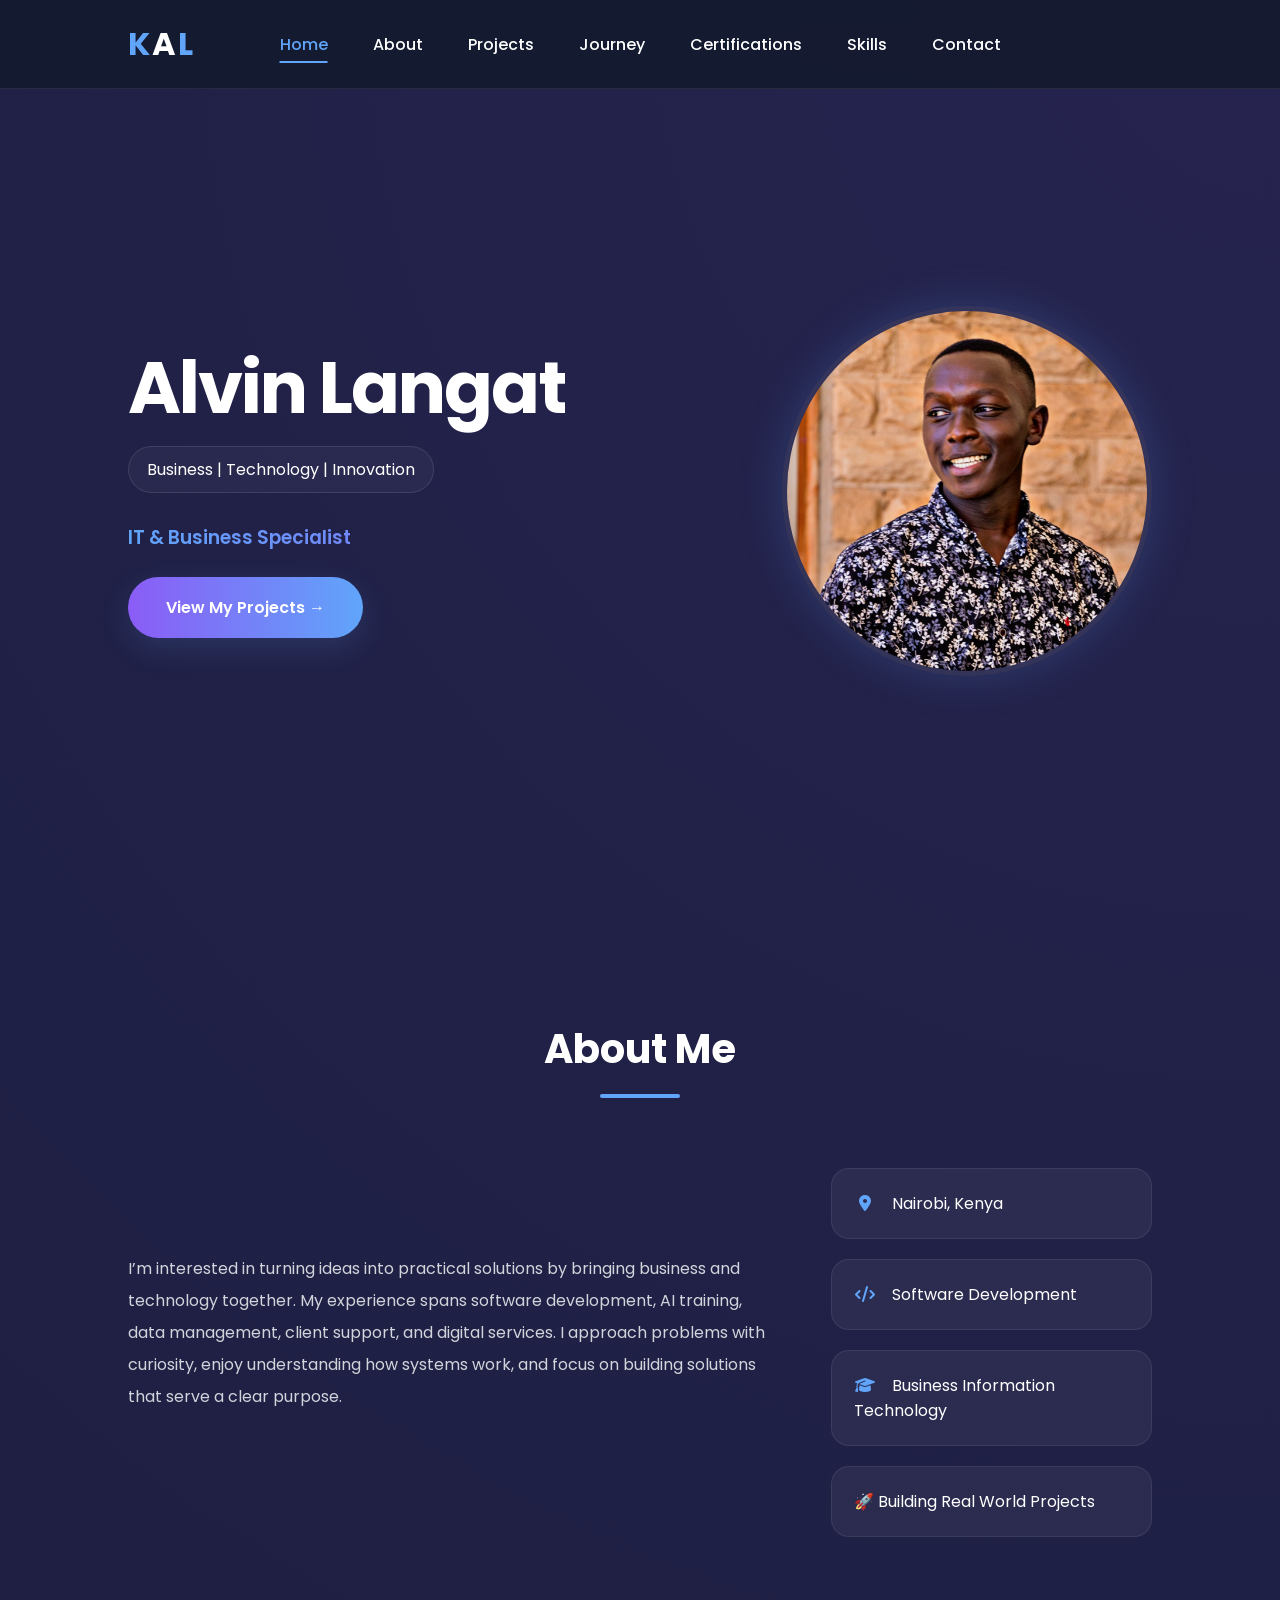
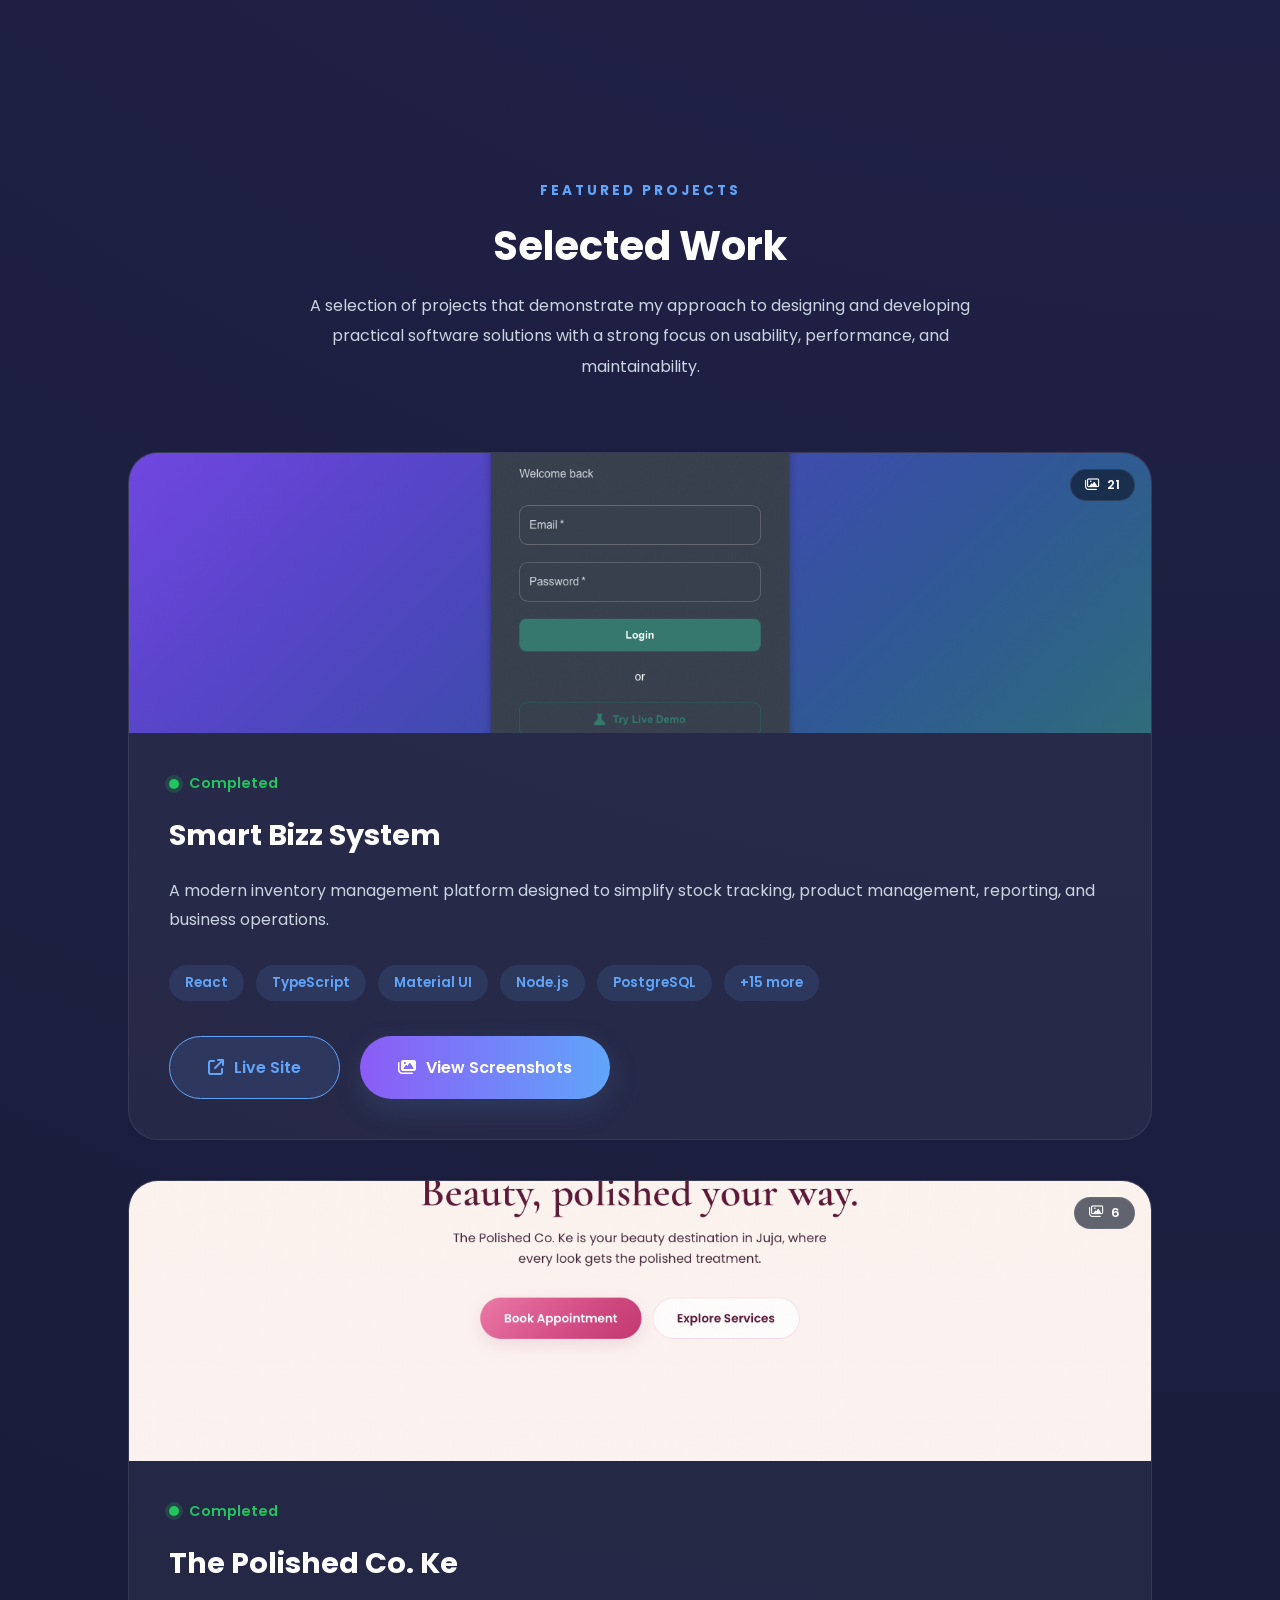
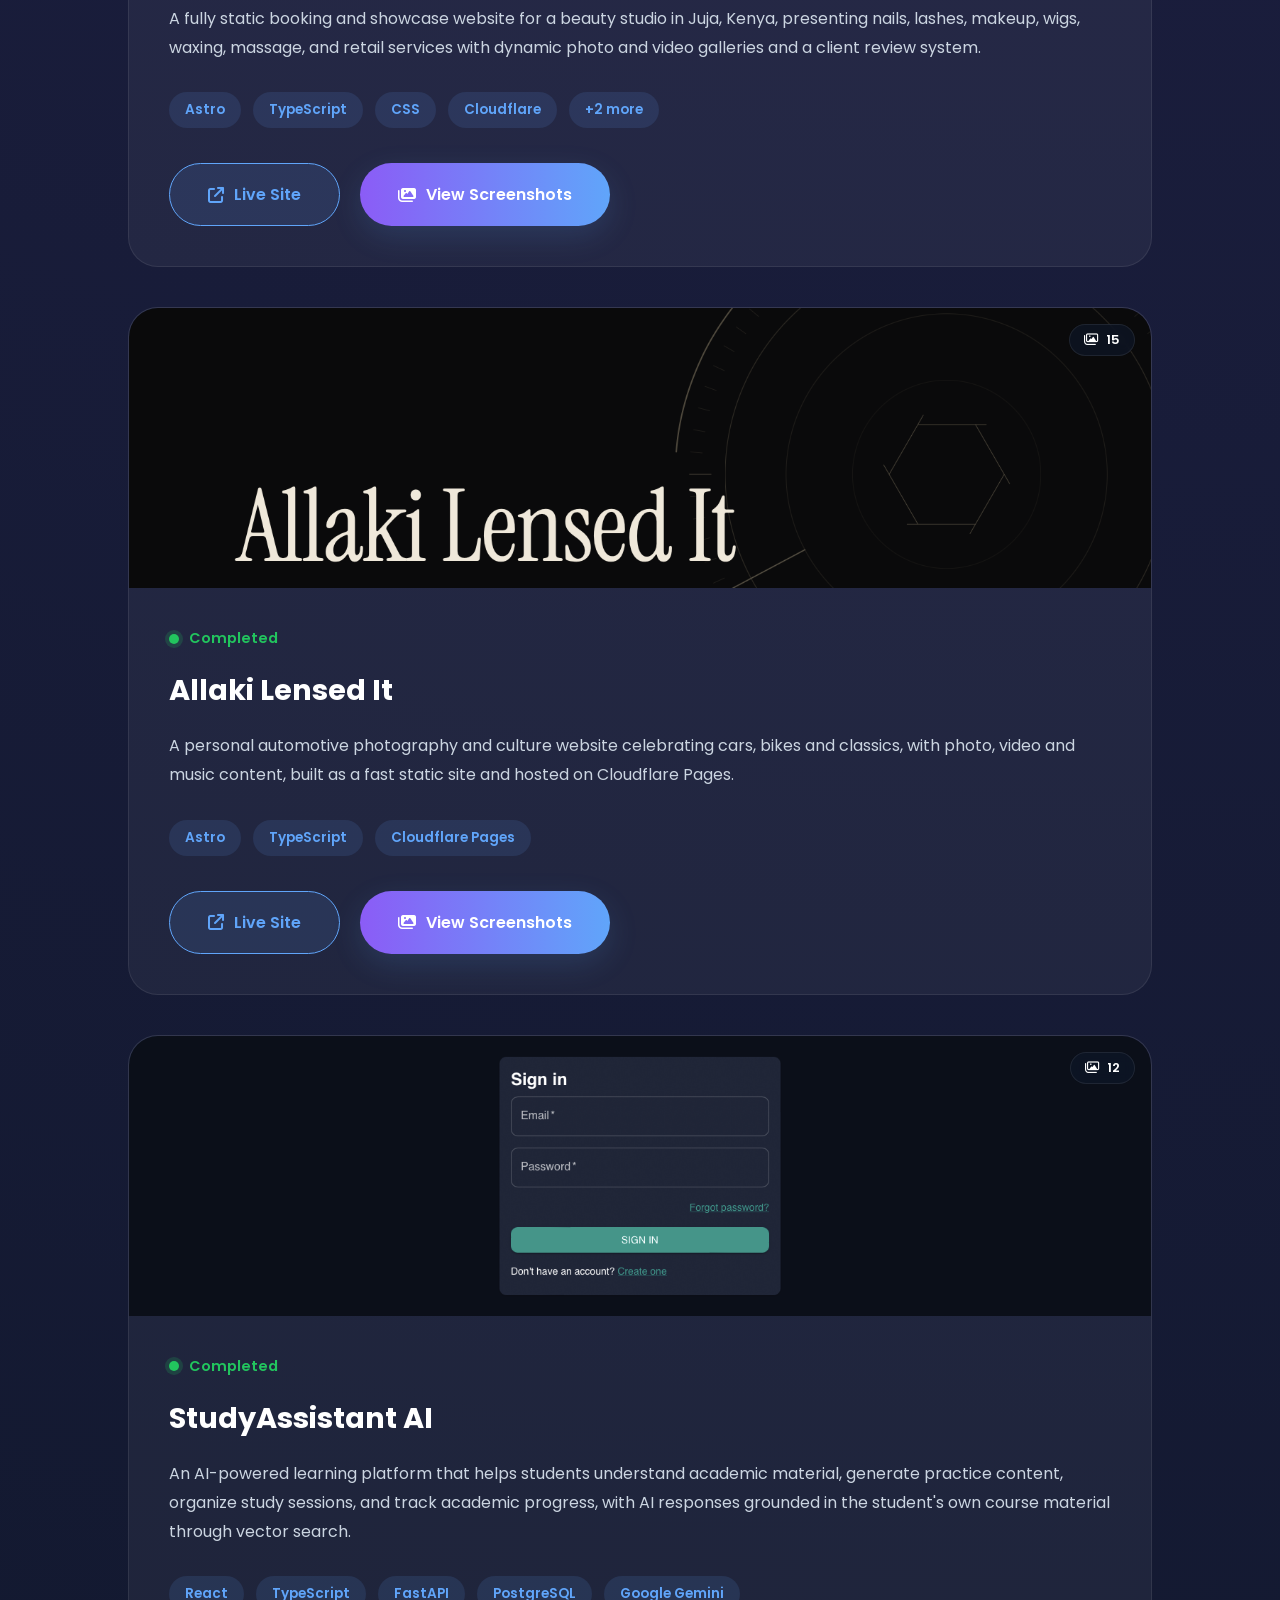
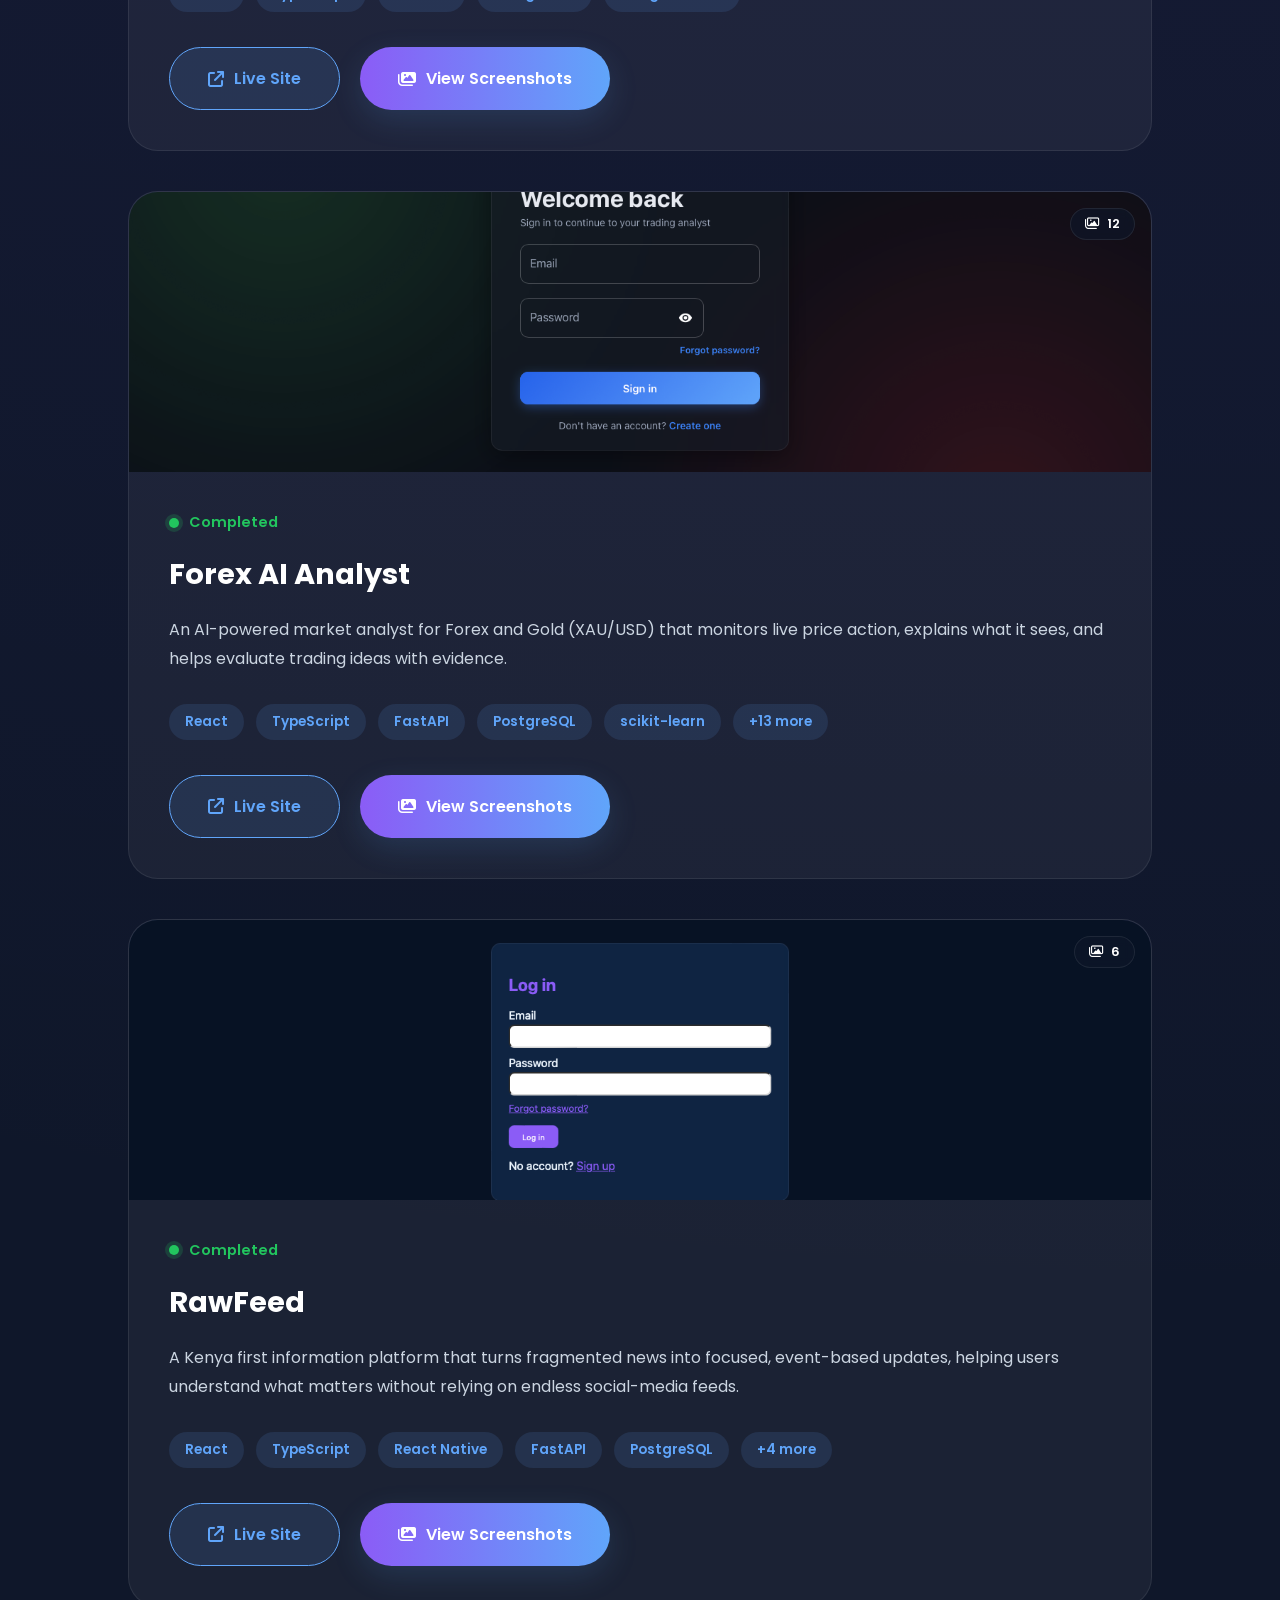
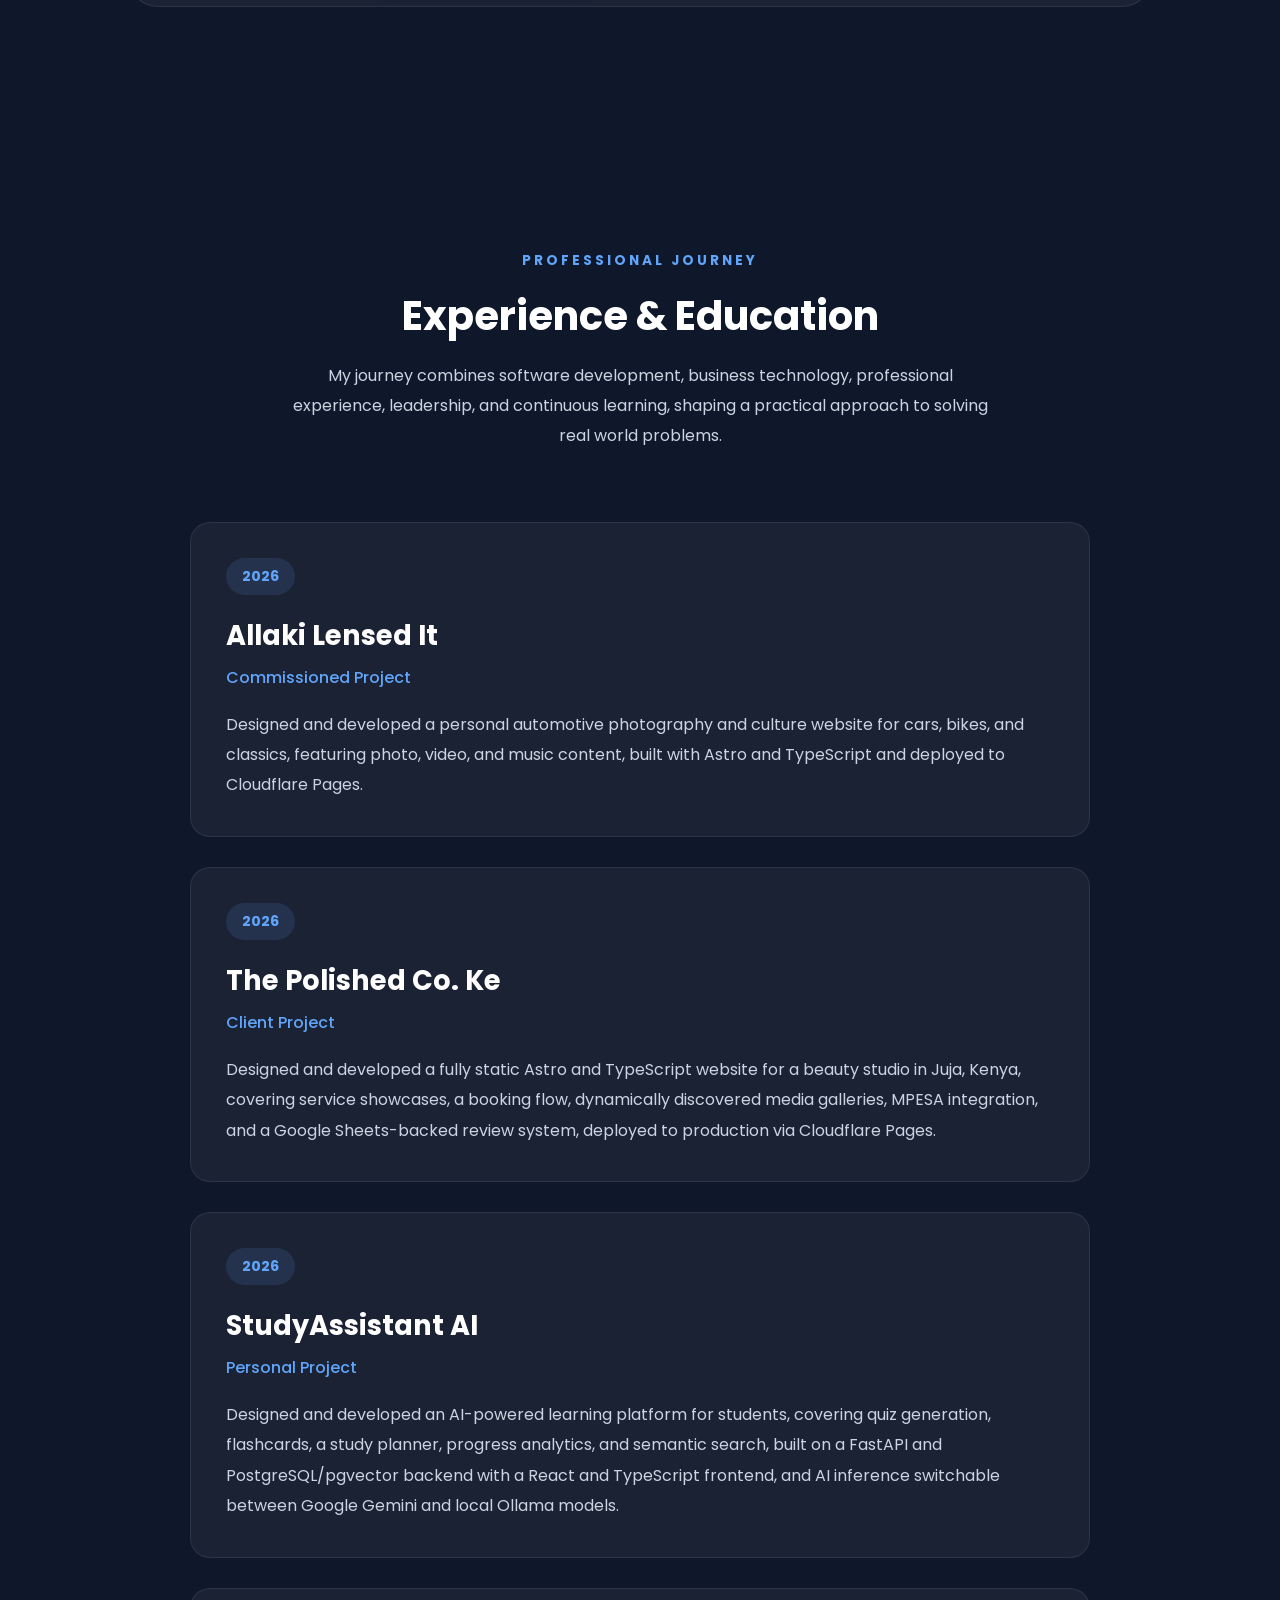
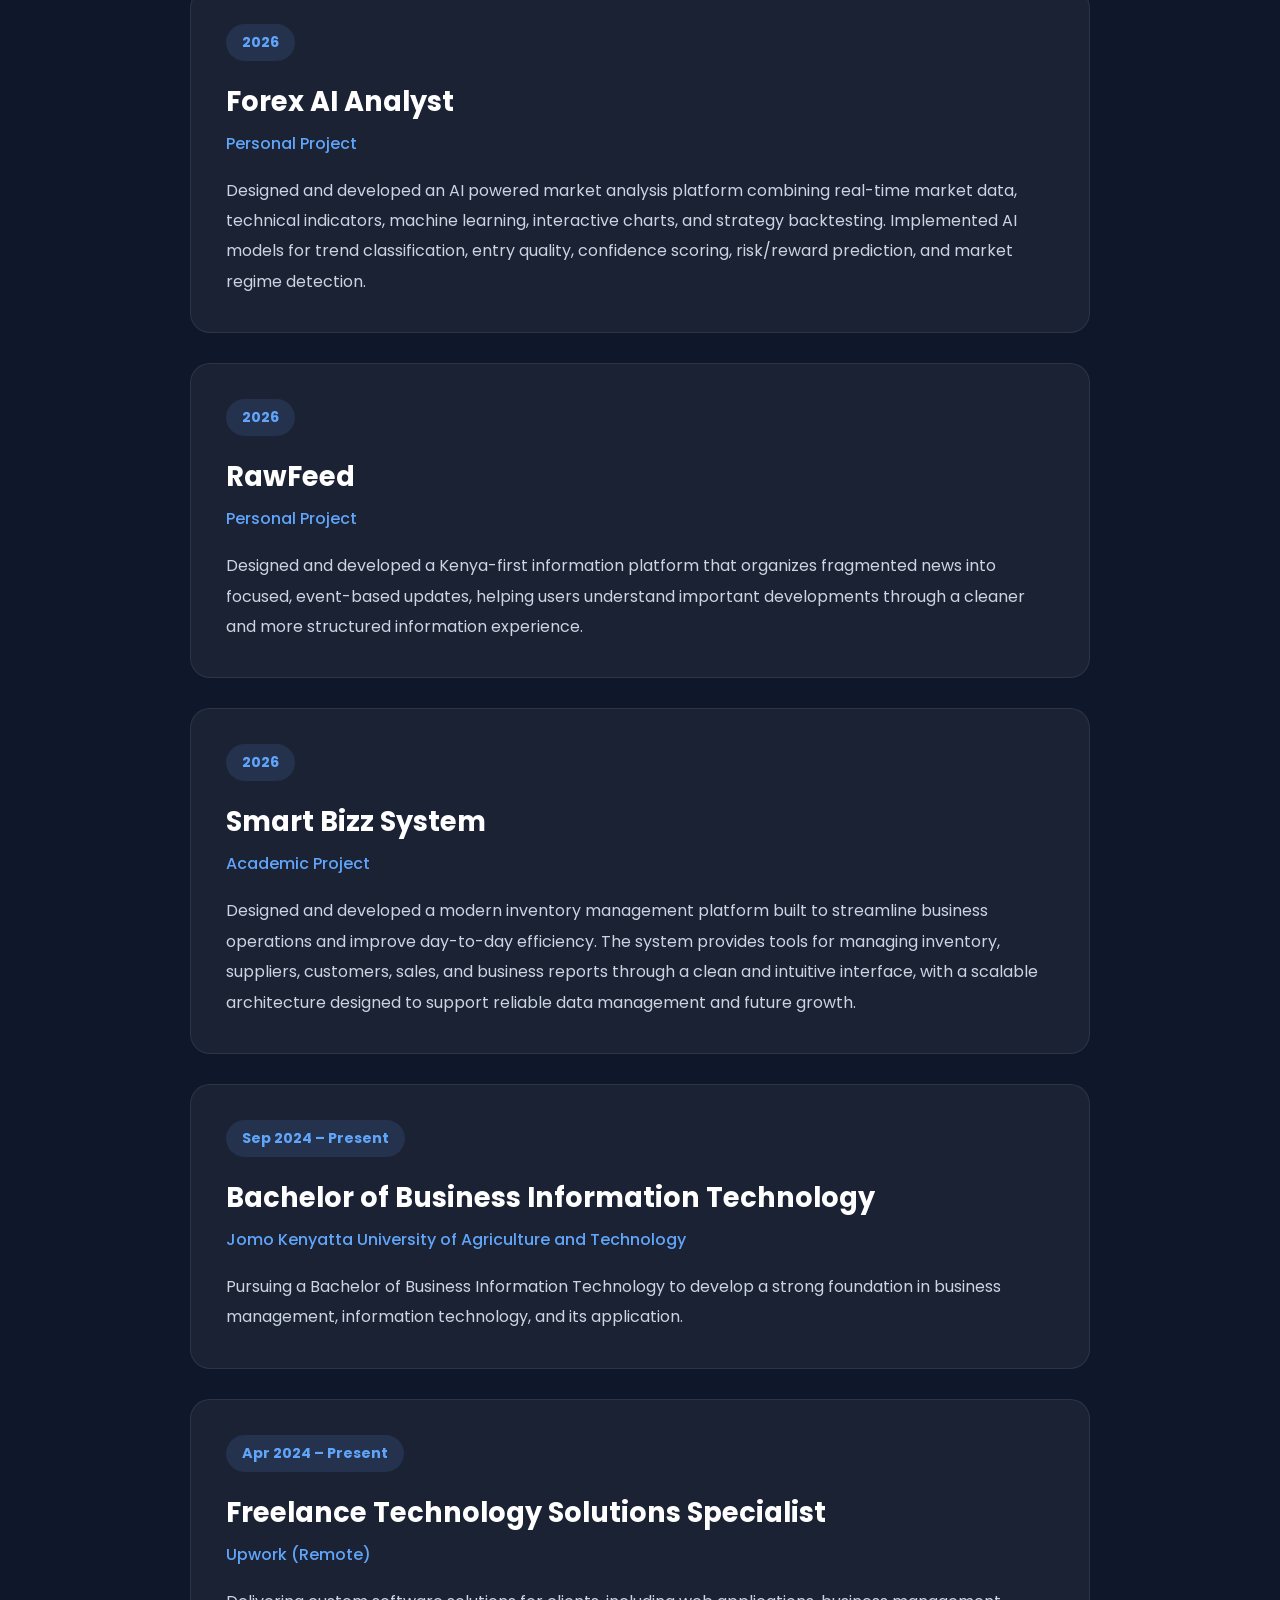
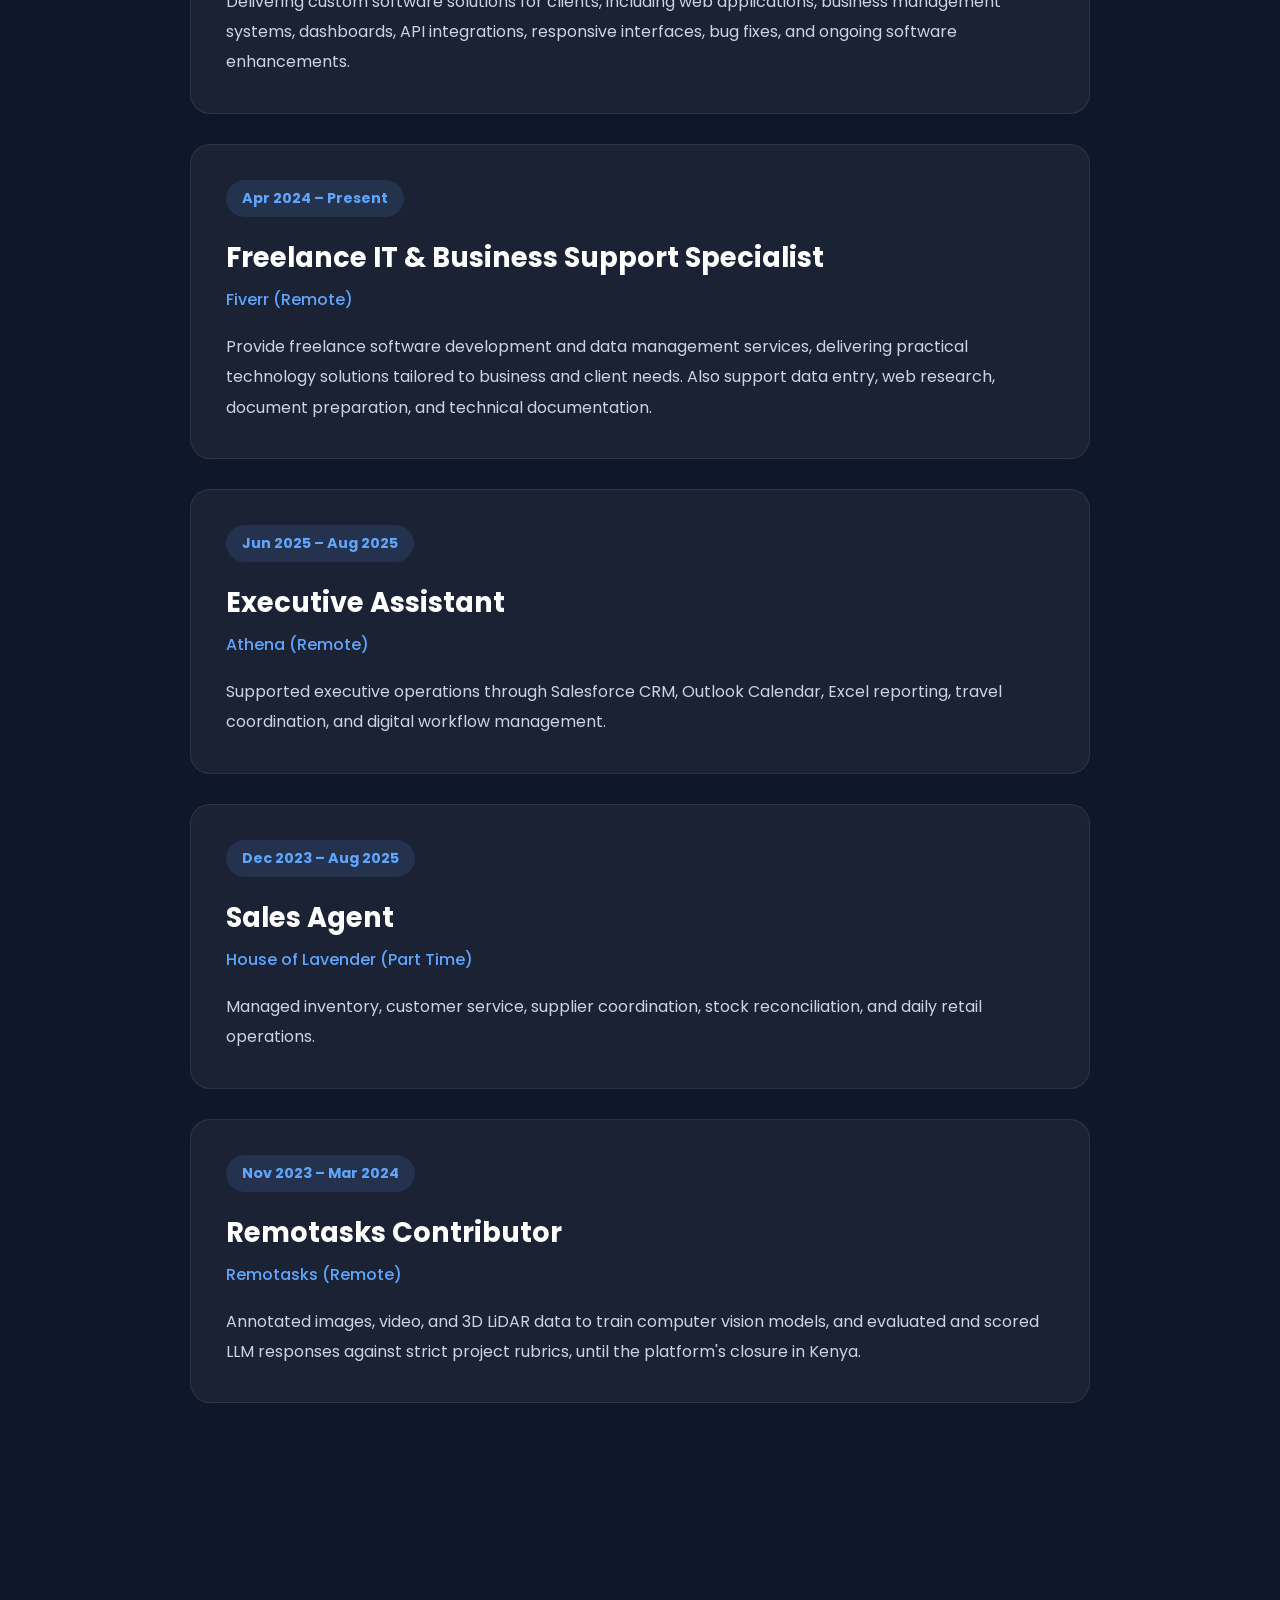
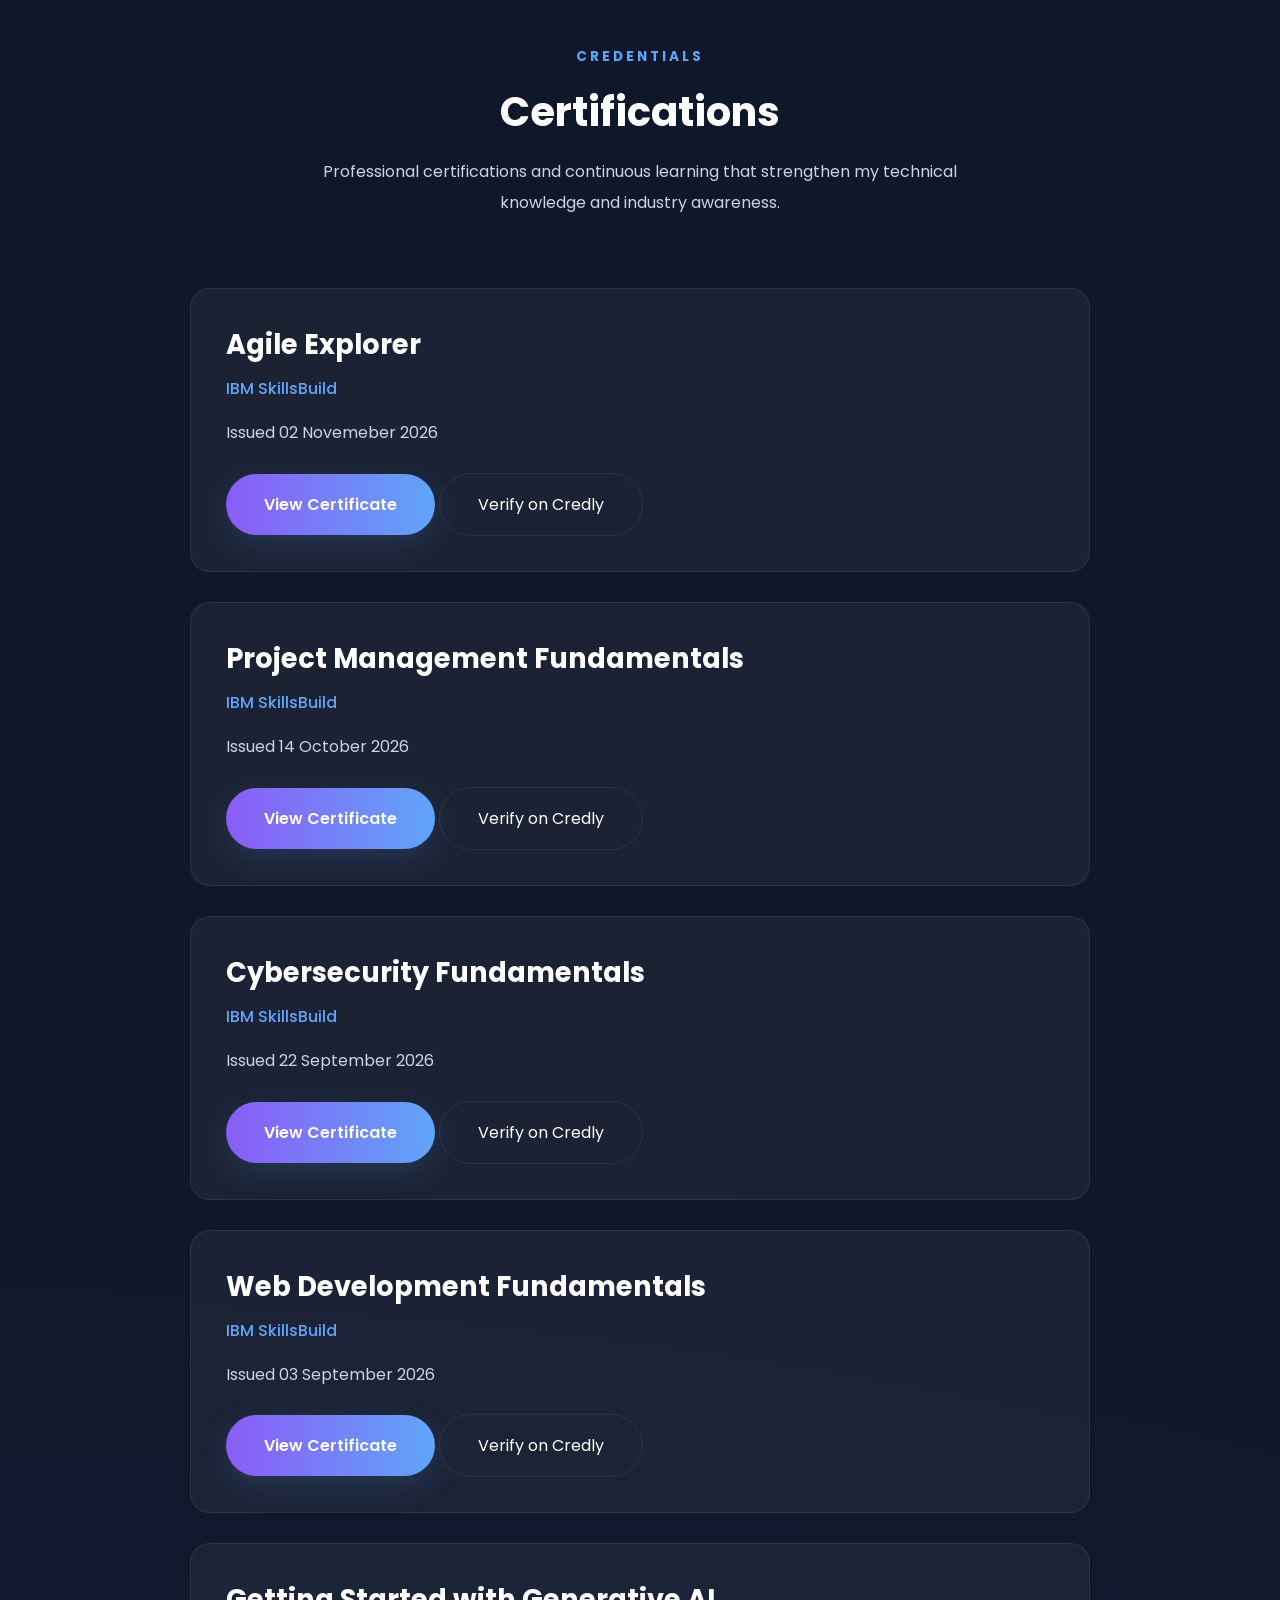
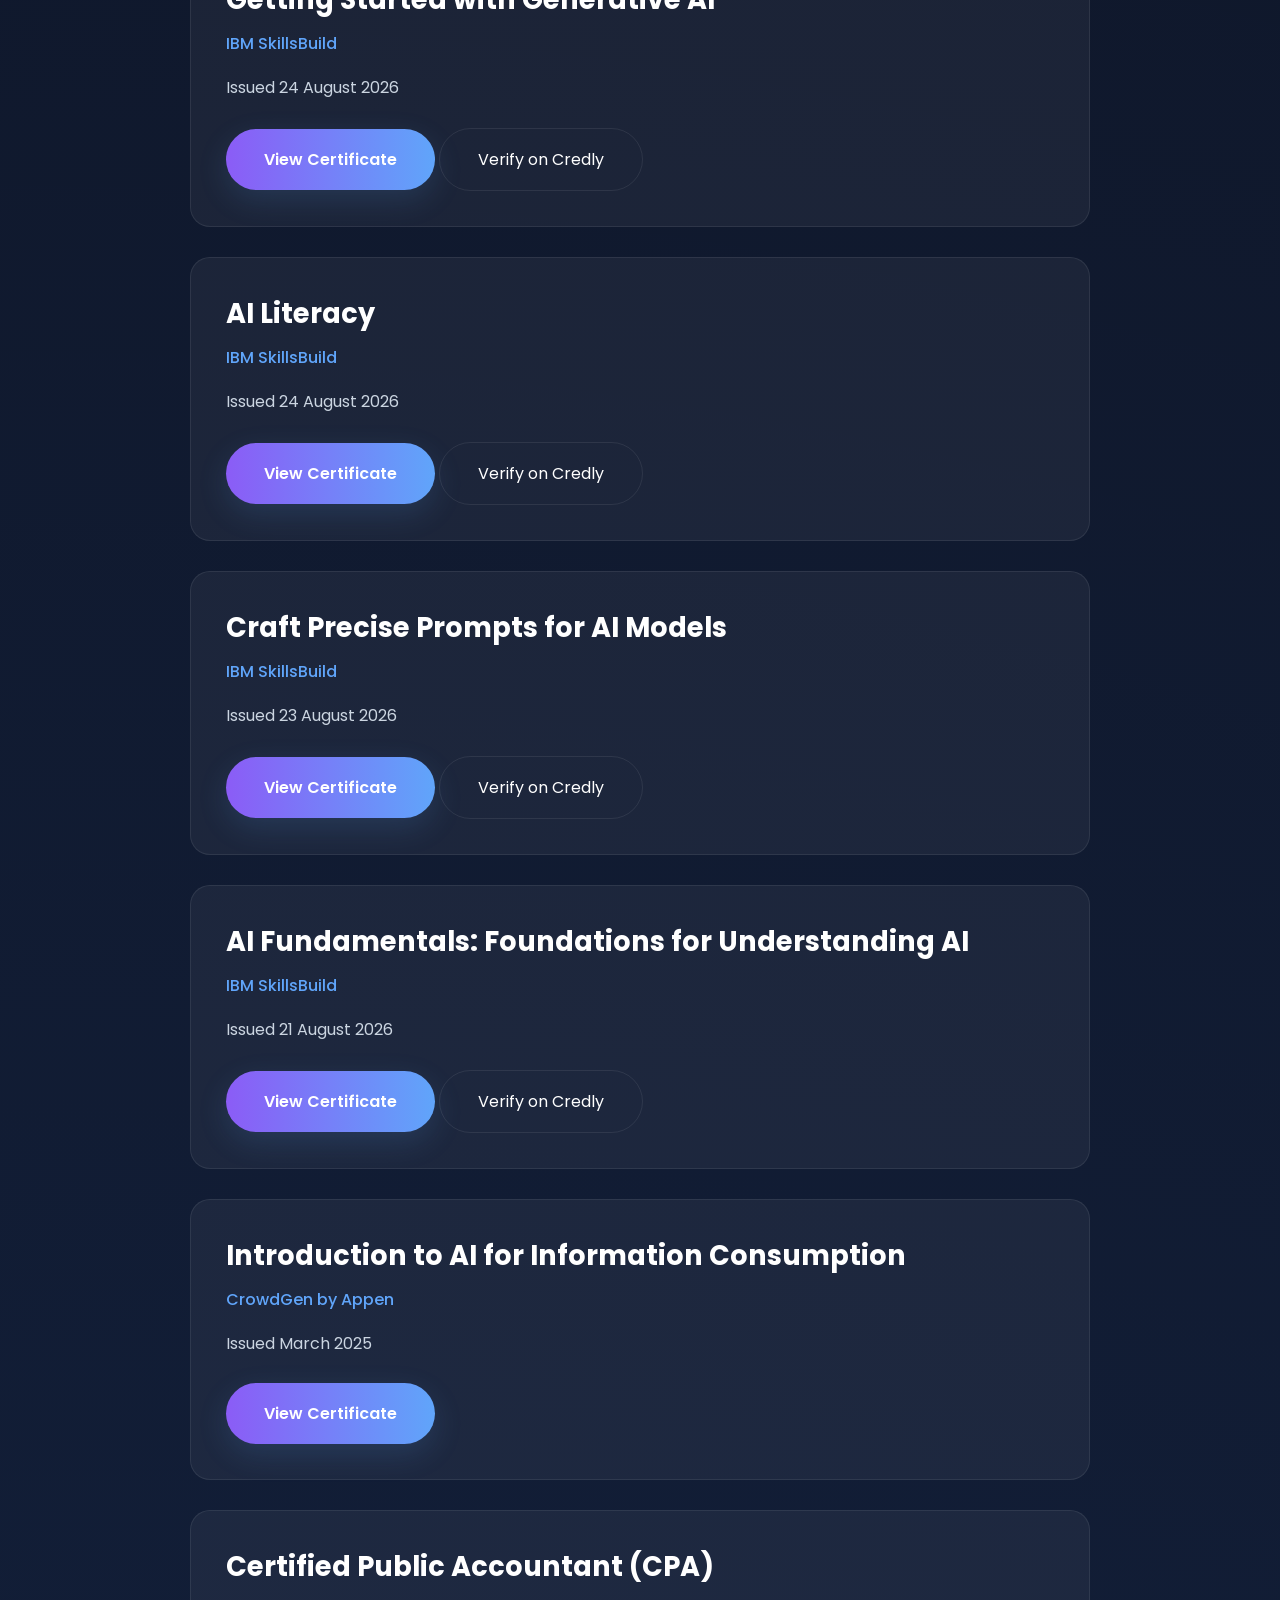
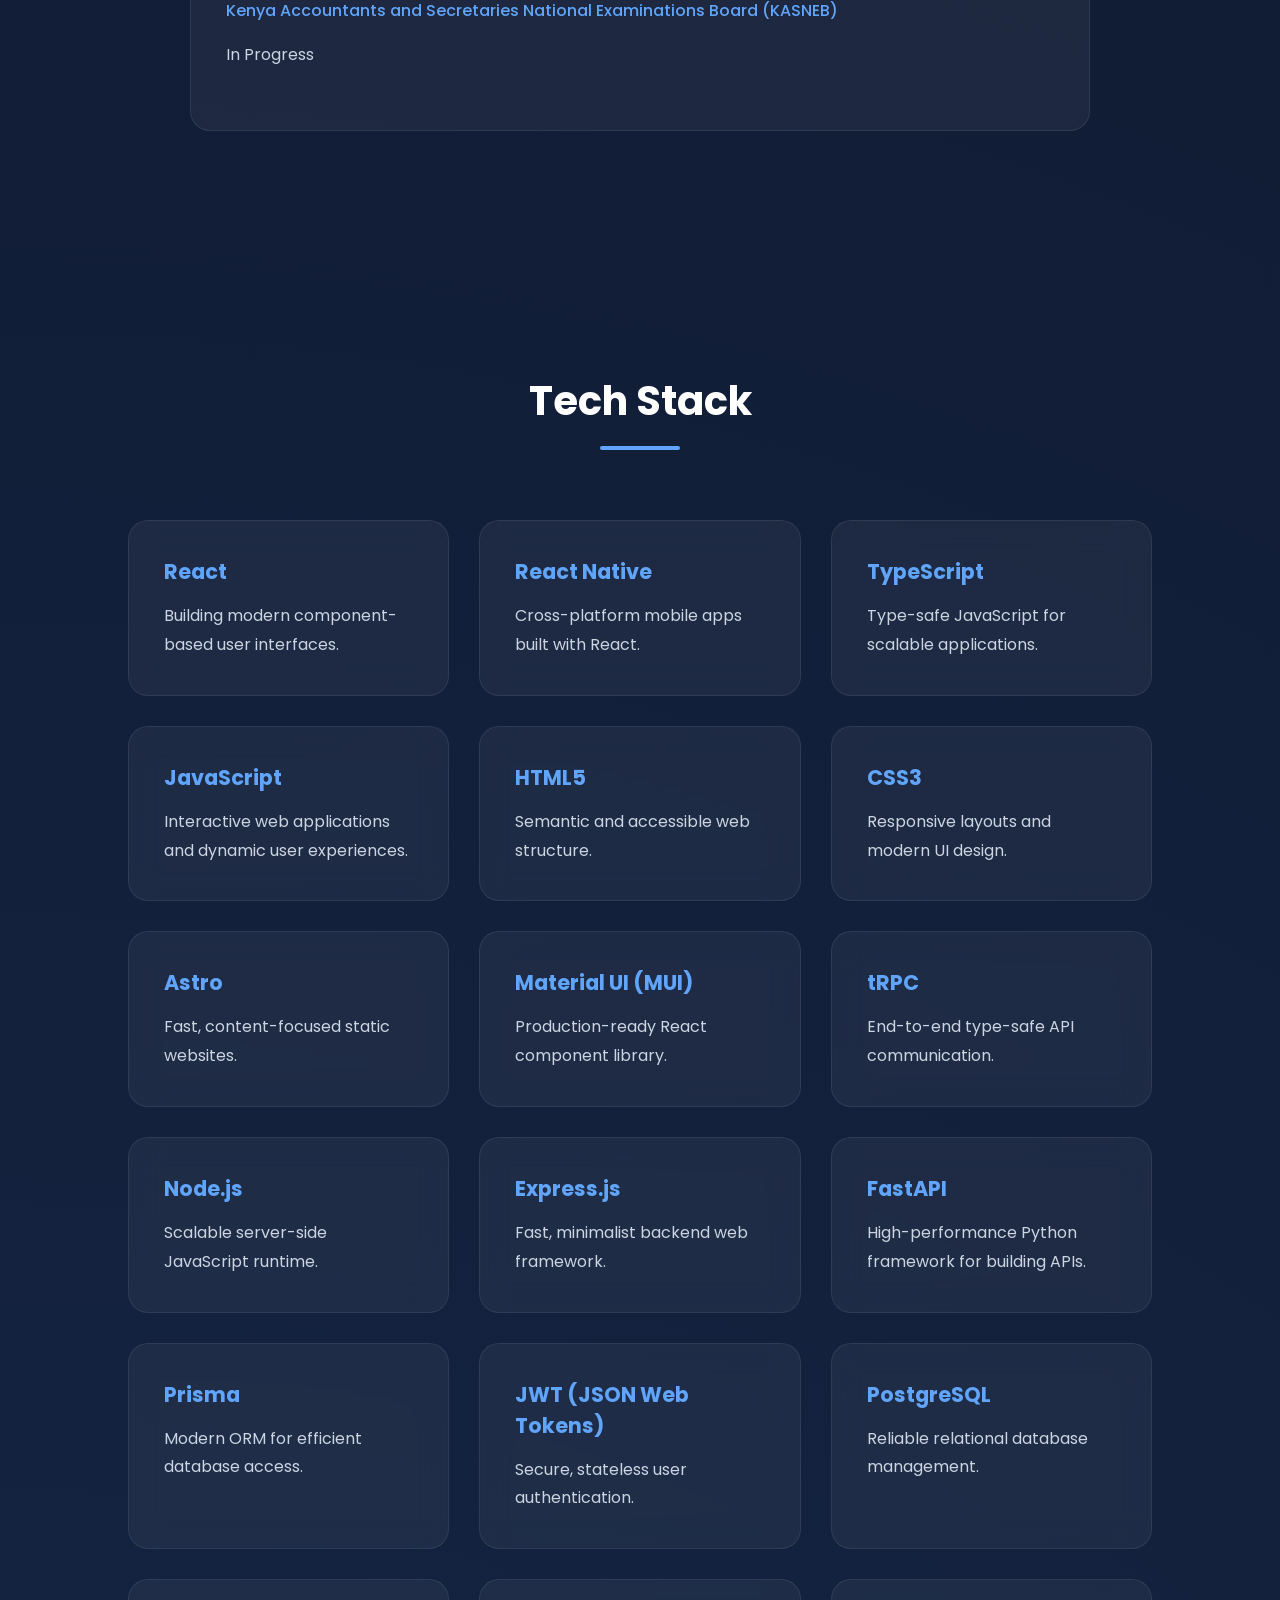
<file: index.html>
<!DOCTYPE html>
<html lang="en">
<head>
    <meta name="google-site-verification" content="kEwqhnAd3firVRdQNN7Rl8DQa8hLl5f-PhCckaMU5Nw" />
    <meta charset="UTF-8">
    <meta name="viewport" content="width=device-width, initial-scale=1.0">
    <meta
    name="description"
    content="Portfolio of Alvin K. Langat, showcasing projects, business technology expertise, certifications, and professional experience.">
    <title>Alvin K. Langat | IT & Business Specialist</title>

    <link rel="stylesheet"
    href="https://cdnjs.cloudflare.com/ajax/libs/font-awesome/6.7.2/css/all.min.css">

    <link rel="stylesheet" href="assets/css/style.css">

<link rel="icon" type="image/png" href="assets/icons/favicon.png">
<link rel="apple-touch-icon" href="assets/icons/apple-touch-icon.png">

</head>

<body>

    <!-- Navigation -->
<nav>

    <a href="#hero" class="logo">
        <span>K</span>A<span>L</span>
    </a>

    <div class="menu-toggle" id="menu-toggle">
    <i class="fa-solid fa-bars" id="menu-icon"></i>
</div>

    <ul class="nav-links" id="nav-links">

        <li><a href="#hero">Home</a></li>
        <li><a href="#about">About</a></li>
        <li><a href="#projects">Projects</a></li>
        <li><a href="#journey">Journey</a></li>
        <li><a href="#certifications">Certifications</a></li>
        <li><a href="#skills">Skills</a></li>
        <li><a href="#contact">Contact</a></li>

        <!--
        <li class="mobile-cv">
            <a href="assets/documents/Alvin_Kipngeno_Langat_Resume.pdf" download>
                Download CV
            </a>
        </li>
        -->

    </ul>

    <!--
    <a href="assets/documents/Alvin_Kipngeno_Langat_Resume.pdf"
       class="nav-btn desktop-cv"
       download>

        Download CV

    </a>
    -->

</nav>

    <!-- Hero Section -->
    <section id="hero" class="section">


    <div class="hero-content">

        <div class="hero-text">

            

            <h1>
                Alvin Langat
            </h1>

            <div class="hero-badge">
                Business | Technology | Innovation
            </div>

            <h3>
                IT & Business Specialist
            </h3>


            <a href="#projects" class="btn">
                View My Projects →
            </a>

        </div>

        <div class="hero-image">
    <img
        src="assets/images/profile.png"
        alt="Alvin K. Langat">
</div>

    </div>

</section>

<section id="about" class="section reveal">

    <div class="section-title">
        <h2>About Me</h2>
        <div class="title-line"></div>
    </div>

    <div class="about-container">

        <div class="about-text">

            <p>
                I’m interested in turning ideas into practical solutions by bringing business and technology together. My experience spans software development, AI training, data management, client support, and digital services. I approach problems with curiosity, enjoy understanding how systems work, and focus on building solutions that serve a clear purpose.
            </p>

            <!--
            <a
                href="assets/documents/Alvin_Kipngeno_Langat_Resume.pdf"
                class="btn"
                download>

                Download CV

            </a>
            -->

        </div>

        <div class="about-info">

            <div class="info-card">
                <i class="fa-solid fa-location-dot"></i>
                Nairobi, Kenya
            </div>

            <div class="info-card">
                <i class="fa-solid fa-code"></i>
                Software Development
            </div>

            <div class="info-card">
                <i class="fa-solid fa-graduation-cap"></i>
                Business Information Technology
            </div>

            <div class="info-card">
                🚀 Building Real World Projects
            </div>

        </div>

    </div>

</section>

<section id="projects" class="section reveal">

    <div class="section-title">

        <span class="section-label">
            Featured Projects
        </span>

        <h2 class="section-heading">

            Selected Work

        </h2>

        <p class="section-description">

            A selection of projects that demonstrate my approach to
            designing and developing practical software solutions with
            a strong focus on usability, performance, and maintainability.

        </p>

    </div>

    <div class="projects-grid">

        <article class="project-card">

    <div
    class="project-image project-gallery-trigger"
    data-gallery="smart-inventory"
    role="button"
    tabindex="0"
    aria-label="Open Smart Inventory System screenshot gallery">

        <img
        class="project-gallery-cover"
        src=""
        alt="">

        <span class="project-image-placeholder">
            Project Preview
        </span>

        <div class="project-image-overlay">

            <i class="fa-solid fa-images"></i>

            <span>View Screenshots</span>

        </div>

        <span class="project-image-count">

            <i class="fa-regular fa-images"></i>

            <span class="project-image-count-value"></span>

        </span>

    </div>

    <div class="project-content">

        <div class="project-status is-completed">

            <span class="status-dot"></span>

            Completed

        </div>

        <h3>

            Smart Bizz System

        </h3>

        <p>

            A modern inventory management platform designed to
            simplify stock tracking, product management,
            reporting, and business operations.

        </p>

        <div class="project-tags">

                    <span>React</span>

                    <span>TypeScript</span>

                    <span>Material UI</span>

                    <span>Node.js</span>

                    <span>PostgreSQL</span>

                    <span>+15 more</span>

                </div>

        <div class="project-buttons">


<a
    href="https://smart-bizz-system.vercel.app/login"
    target="_blank"
    rel="noopener noreferrer"
    class="live-btn">

    <i class="fa-solid fa-arrow-up-right-from-square"></i>
    Live Site

</a>

            <button
            type="button"
            class="primary-btn project-gallery-trigger"
            data-gallery="smart-inventory">

                <i class="fa-solid fa-images"></i>
                View Screenshots

            </button>

        </div>

    </div>

</article>

        <article class="project-card">

    <div
    class="project-image project-gallery-trigger"
    data-gallery="the-polished-co"
    role="button"
    tabindex="0"
    aria-label="Open The Polished Co. Ke screenshot gallery">

        <img
        class="project-gallery-cover"
        src=""
        alt="">

        <span class="project-image-placeholder">
            Project Preview
        </span>

        <div class="project-image-overlay">

            <i class="fa-solid fa-images"></i>

            <span>View Screenshots</span>

        </div>

        <span class="project-image-count">

            <i class="fa-regular fa-images"></i>

            <span class="project-image-count-value"></span>

        </span>

    </div>

    <div class="project-content">

        <div class="project-status is-completed">

            <span class="status-dot"></span>

            Completed

        </div>

        <h3>

            The Polished Co. Ke

        </h3>

        <p>

            A fully static booking and showcase website for a beauty
            studio in Juja, Kenya, presenting nails, lashes, makeup,
            wigs, waxing, massage, and retail services with dynamic
            photo and video galleries and a client review system.

        </p>

        <div class="project-tags">

                    <span>Astro</span>

                    <span>TypeScript</span>

                    <span>CSS</span>

                    <span>Cloudflare</span>

                    <span>+2 more</span>

                </div>

        <div class="project-buttons">

    <a
       href="https://thepolishedco.pages.dev"
        target="_blank"
        rel="noopener noreferrer"
        class="live-btn">

        <i class="fa-solid fa-arrow-up-right-from-square"></i>
        Live Site

    </a>

            <button
            type="button"
            class="primary-btn project-gallery-trigger"
            data-gallery="the-polished-co">

                <i class="fa-solid fa-images"></i>
                View Screenshots

            </button>

        </div>

    </div>

</article>

        <article class="project-card">

    <div
    class="project-image project-gallery-trigger"
    data-gallery="allaki-lensed-it"
    role="button"
    tabindex="0"
    aria-label="Open Allaki Lensed It screenshot gallery">

        <img
        class="project-gallery-cover"
        src=""
        alt="">

        <span class="project-image-placeholder">
            Project Preview
        </span>

        <div class="project-image-overlay">

            <i class="fa-solid fa-images"></i>

            <span>View Screenshots</span>

        </div>

        <span class="project-image-count">

            <i class="fa-regular fa-images"></i>

            <span class="project-image-count-value"></span>

        </span>

    </div>

    <div class="project-content">

        <div class="project-status is-completed">

            <span class="status-dot"></span>

            Completed

        </div>

        <h3>

            Allaki Lensed It

        </h3>

        <p>

            A personal automotive photography and culture website
            celebrating cars, bikes and classics, with photo, video and
            music content, built as a fast static site and hosted on
            Cloudflare Pages.

        </p>

        <div class="project-tags">

                    <span>Astro</span>

                    <span>TypeScript</span>

                    <span>Cloudflare Pages</span>

                </div>

        <div class="project-buttons">

            <a
    href="https://lensedbyallaki.pages.dev/"
    target="_blank"
    rel="noopener noreferrer"
    class="live-btn">

    <i class="fa-solid fa-arrow-up-right-from-square"></i>
    Live Site

</a>

            <button
            type="button"
            class="primary-btn project-gallery-trigger"
            data-gallery="allaki-lensed-it">

                <i class="fa-solid fa-images"></i>
                View Screenshots

            </button>

        </div>

    </div>

</article>

        <article class="project-card">

    <div
    class="project-image project-gallery-trigger"
    data-gallery="study-assistant-ai"
    role="button"
    tabindex="0"
    aria-label="Open StudyAssistant AI screenshot gallery">

        <img
        class="project-gallery-cover"
        src=""
        alt="">

        <span class="project-image-placeholder">
            Project Preview
        </span>

        <div class="project-image-overlay">

            <i class="fa-solid fa-images"></i>

            <span>View Screenshots</span>

        </div>

        <span class="project-image-count">

            <i class="fa-regular fa-images"></i>

            <span class="project-image-count-value"></span>

        </span>

    </div>

    <div class="project-content">

        <div class="project-status is-completed">

            <span class="status-dot"></span>

            Completed

        </div>

        <h3>

            StudyAssistant AI

        </h3>

        <p>

            An AI-powered learning platform that helps students
            understand academic material, generate practice content,
            organize study sessions, and track academic progress, with
            AI responses grounded in the student's own course material
            through vector search.

        </p>

        <div class="project-tags">

                    <span>React</span>

                    <span>TypeScript</span>

                    <span>FastAPI</span>

                    <span>PostgreSQL</span>

                    <span>Google Gemini</span>

                </div>

        <div class="project-buttons">

<a
    href="https://studyassistantai-ke.vercel.app"
    target="_blank"
    rel="noopener noreferrer"
    class="live-btn">

    <i class="fa-solid fa-arrow-up-right-from-square"></i>
    Live Site

</a>

            <button
            type="button"
            class="primary-btn project-gallery-trigger"
            data-gallery="study-assistant-ai">

                <i class="fa-solid fa-images"></i>
                View Screenshots

            </button>

        </div>

    </div>

</article>

        <article class="project-card">

    <div
    class="project-image project-gallery-trigger"
    data-gallery="forex-ai-analyst"
    role="button"
    tabindex="0"
    aria-label="Open Forex AI Analyst screenshot gallery">

        <img
        class="project-gallery-cover"
        src=""
        alt="">

        <span class="project-image-placeholder">
            Project Preview
        </span>

        <div class="project-image-overlay">

            <i class="fa-solid fa-images"></i>

            <span>View Screenshots</span>

        </div>

        <span class="project-image-count">

            <i class="fa-regular fa-images"></i>

            <span class="project-image-count-value"></span>

        </span>

    </div>

    <div class="project-content">

        <div class="project-status is-completed">

            <span class="status-dot"></span>

            Completed

        </div>

        <h3>

            Forex AI Analyst

        </h3>

        <p>

            An AI-powered market analyst for Forex and Gold (XAU/USD)
            that monitors live price action, explains what it sees, and
            helps evaluate trading ideas with evidence.

        </p>

        <div class="project-tags">

                    <span>React</span>

                    <span>TypeScript</span>

                    <span>FastAPI</span>

                    <span>PostgreSQL</span>

                    <span>scikit-learn</span>

                    <span>+13 more</span>

                </div>

        <div class="project-buttons">

<a
    href="https://forex-analyst.vercel.app"
    target="_blank"
    rel="noopener noreferrer"
    class="live-btn">

    <i class="fa-solid fa-arrow-up-right-from-square"></i>
    Live Site

</a>
            <button
            type="button"
            class="primary-btn project-gallery-trigger"
            data-gallery="forex-ai-analyst">

                <i class="fa-solid fa-images"></i>
                View Screenshots

            </button>

        </div>

    </div>

</article>

<article class="project-card">

    <div
    class="project-image project-gallery-trigger"
    data-gallery="raw-feed"
    role="button"
    tabindex="0"
    aria-label="Open RawFeed screenshot gallery">

        <img
        class="project-gallery-cover"
        src=""
        alt="">

        <span class="project-image-placeholder">
            Project Preview
        </span>

        <div class="project-image-overlay">

            <i class="fa-solid fa-images"></i>

            <span>View Screenshots</span>

        </div>

        <span class="project-image-count">

            <i class="fa-regular fa-images"></i>

            <span class="project-image-count-value"></span>

        </span>

    </div>

    <div class="project-content">

        <div class="project-status is-completed">

            <span class="status-dot"></span>

            Completed

        </div>

        <h3>
            RawFeed
        </h3>

        <p>
            A Kenya first information platform that turns fragmented
            news into focused, event-based updates, helping users
            understand what matters without relying on endless
            social-media feeds.
        </p>

        <div class="project-tags">

            <span>React</span>

            <span>TypeScript</span>

            <span>React Native</span>

            <span>FastAPI</span>

            <span>PostgreSQL</span>

            <span>+4 more</span>

        </div>

        <div class="project-buttons">

            <a
                href="https://rawfeed-news.vercel.app"
                target="_blank"
                rel="noopener noreferrer"
                class="live-btn">

                <i class="fa-solid fa-arrow-up-right-from-square"></i>
                Live Site

            </a>

            <button
            type="button"
            class="primary-btn project-gallery-trigger"
            data-gallery="raw-feed">

                <i class="fa-solid fa-images"></i>
                View Screenshots

            </button>

        </div>

    </div>

</article>

    </div>

</section>

<section id="journey" class="section reveal">

    <div class="section-title">

        <span class="section-label">
            Professional Journey
        </span>

        <h2 class="section-heading">
            Experience & Education
        </h2>

        <p class="section-description">
            My journey combines software development, business technology,
            professional experience, leadership, and continuous learning,
            shaping a practical approach to solving real world problems.
        </p>

    </div>

        <div class="journey-grid">

        <article class="journey-card">

            <span class="journey-date">
                2026
            </span>

            <h3>
                Allaki Lensed It
            </h3>

            <h4>
                Commissioned Project
            </h4>

            <p>
                Designed and developed a personal automotive photography
                and culture website for cars, bikes, and classics, featuring
                photo, video, and music content, built with Astro and
                TypeScript and deployed to Cloudflare Pages.
            </p>

        </article>

        <article class="journey-card">

            <span class="journey-date">
                2026
            </span>

            <h3>
                The Polished Co. Ke
            </h3>

            <h4>
                Client Project
            </h4>

            <p>
                Designed and developed a fully static Astro and TypeScript
                website for a beauty studio in Juja, Kenya, covering service
                showcases, a booking flow, dynamically discovered media
                galleries, MPESA integration, and a Google Sheets-backed review system, deployed
                to production via Cloudflare Pages.
            </p>

        </article>

                <article class="journey-card">

            <span class="journey-date">
                2026
            </span>

            <h3>
                StudyAssistant AI
            </h3>

            <h4>
                Personal Project
            </h4>

            <p>
                Designed and developed an AI-powered learning platform for
                students, covering quiz generation, flashcards, a study
                planner, progress analytics, and semantic search, built on a
                FastAPI and PostgreSQL/pgvector backend with a React and
                TypeScript frontend, and AI inference switchable between
                Google Gemini and local Ollama models.
            </p>

        </article>

        <article class="journey-card">

            <span class="journey-date">
                2026
            </span>

            <h3>
                Forex AI Analyst
            </h3>

            <h4>
                Personal Project
            </h4>

            <p>
                Designed and developed an AI powered market analysis platform 
                combining real-time market data, technical indicators, machine
                learning, interactive charts, and strategy backtesting. Implemented 
                AI models for trend classification, entry quality, confidence scoring,
                risk/reward prediction, and market regime detection.
            </p>

        </article>

        <article class="journey-card">

            <span class="journey-date">
                2026
            </span>

            <h3>
                RawFeed
            </h3>

            <h4>
                Personal Project
            </h4>

            <p>
                Designed and developed a Kenya-first information platform that
                organizes fragmented news into focused, event-based updates,
                helping users understand important developments through a
                cleaner and more structured information experience.
            </p>

        </article>

        <article class="journey-card">

            <span class="journey-date">
                2026
            </span>

            <h3>
                Smart Bizz System
            </h3>

            <h4>
                Academic Project
            </h4>

            <p>
                Designed and developed a modern inventory management platform built to
                streamline business operations and improve day-to-day efficiency. The system
                provides tools for managing inventory, suppliers, customers, sales, and business
                reports through a clean and intuitive interface, with a scalable architecture
                designed to support reliable data management and future growth.
            </p>

        </article>

        <article class="journey-card">

            <span class="journey-date">
                Sep 2024 – Present
            </span>

            <h3>
                Bachelor of Business Information Technology
            </h3>

            <h4>
                Jomo Kenyatta University of Agriculture and Technology
            </h4>

            <p>
                Pursuing a Bachelor of Business Information Technology to develop a strong foundation
                in business management, information technology, and its application.
            </p>

        </article>

        <article class="journey-card">

            <span class="journey-date">
                Apr 2024 – Present
            </span>

            <h3>
                Freelance Technology Solutions Specialist
            </h3>

            <h4>
                Upwork (Remote)
            </h4>

            <p>
                Delivering custom software solutions for clients, including web
                applications, business management systems, dashboards, API
                integrations, responsive interfaces, bug fixes, and ongoing
                software enhancements.
            </p>

        </article>

        <article class="journey-card">

            <span class="journey-date">
                Apr 2024 – Present
            </span>

            <h3>
                Freelance IT & Business Support Specialist
            </h3>

            <h4>
                Fiverr (Remote)
            </h4>

            <p>
                Provide freelance software development and data management
                services, delivering practical technology solutions tailored
                to business and client needs. Also support data entry,
                web research, document preparation, and technical
                documentation.
            </p>

        </article>

        <article class="journey-card">

            <span class="journey-date">
                Jun 2025 – Aug 2025
            </span>

            <h3>
                Executive Assistant
            </h3>

            <h4>
                Athena (Remote)
            </h4>

            <p>
                Supported executive operations through Salesforce CRM, Outlook
                Calendar, Excel reporting, travel coordination, and digital
                workflow management.
            </p>

        </article>

        <article class="journey-card">

            <span class="journey-date">
                Dec 2023 – Aug 2025
            </span>

            <h3>
                Sales Agent
            </h3>

            <h4>
                House of Lavender (Part Time)
            </h4>

            <p>
                Managed inventory, customer service, supplier coordination,
                stock reconciliation, and daily retail operations.
            </p>

        </article>

        <article class="journey-card">

            <span class="journey-date">
                Nov 2023 – Mar 2024
            </span>

            <h3>
                Remotasks Contributor
            </h3>

            <h4>
                Remotasks (Remote)
            </h4>

            <p>
                Annotated images, video, and 3D LiDAR data to train computer
                vision models, and evaluated and scored LLM responses against
                strict project rubrics, until the platform's closure in Kenya.
            </p>

        </article>

    </div>

</section>

<section id="certifications" class="section reveal">

    <div class="section-title">

        <span class="section-label">

            Credentials

        </span>

        <h2 class="section-heading">

            Certifications

        </h2>

        <p class="section-description">

            Professional certifications and continuous learning that
            strengthen my technical knowledge and industry awareness.

        </p>

    </div>


        <div class="cert-grid">

        <div class="cert-card">

            <h3>
                Agile Explorer
            </h3>

            <h4>
                IBM SkillsBuild
            </h4>

            <p>
                Issued 02 Novemeber 2026
            </p>

            <a
                href="assets/documents/certifications/agile-explorer.pdf"
                target="_blank"
                rel="noopener noreferrer"
                class="primary-btn"
            >
                View Certificate
            </a>

            <a href="https://www.credly.com/badges/d7c85938-4862-4bbf-8362-5237a2c9b973"
               target="_blank"
               rel="noopener noreferrer"
               class="secondary-btn"
            >
                Verify on Credly
            </a>

        </div>

        <div class="cert-card">

            <h3>
                Project Management Fundamentals
            </h3>

            <h4>
                IBM SkillsBuild
            </h4>

            <p>
                Issued 14 October 2026
            </p>

            <a
                href="assets/documents/certifications/project-management-fundamentals.pdf"
                target="_blank"
                rel="noopener noreferrer"
                class="primary-btn"
            >
                View Certificate
            </a>

            <a href="https://www.credly.com/go/YPS38z63"
               target="_blank"
               rel="noopener noreferrer"
               class="secondary-btn"
            >
                Verify on Credly
            </a>

        </div>

        <div class="cert-card">

            <h3>
                Cybersecurity Fundamentals
            </h3>

            <h4>
                IBM SkillsBuild
            </h4>

            <p>
                Issued 22 September 2026
            </p>

            <a
                href="assets/documents/certifications/cybersecurity-fundamentals.pdf"
                target="_blank"
                rel="noopener noreferrer"
                class="primary-btn"
            >
                View Certificate
            </a>

            <a href="https://www.credly.com/badges/410e2a92-435a-4f07-afd3-f4462cccad7d"
               target="_blank"
               rel="noopener noreferrer"
               class="secondary-btn"
            >
                Verify on Credly
            </a>

        </div>

        <div class="cert-card">

            <h3>
                Web Development Fundamentals
            </h3>

            <h4>
                IBM SkillsBuild
            </h4>

            <p>
                Issued 03 September 2026
            </p>

            <a
                href="assets/documents/certifications/web-development-fundamentals.pdf"
                target="_blank"
                rel="noopener noreferrer"
                class="primary-btn"
            >
                View Certificate
            </a>

            <a href="https://www.credly.com/badges/80a0a227-3830-4a0e-839c-7c884a8f6487"
               target="_blank"
               rel="noopener noreferrer"
               class="secondary-btn"
            >
                Verify on Credly
            </a>

        </div>

        <div class="cert-card">

            <h3>
                Getting Started with Generative AI
            </h3>

            <h4>
                IBM SkillsBuild
            </h4>

            <p>
                Issued 24 August 2026
            </p>

            <a
                href="assets/documents/certifications/getting-started-generative-ai.pdf"
                target="_blank"
                rel="noopener noreferrer"
                class="primary-btn"

            >
                View Certificate
            </a>

            <a href="https://www.credly.com/go/ZcWvrnTj"
               target="_blank"
               rel="noopener noreferrer"
               class="secondary-btn"
            >
            
                Verify on Credly
            </a>

        </div>

        <div class="cert-card">

            <h3>
                AI Literacy
            </h3>

            <h4>
                IBM SkillsBuild
            </h4>

            <p>
                Issued 24 August 2026
            </p>

            <a
                href="assets/documents/certifications/ai-literacy.pdf"
                target="_blank"
                rel="noopener noreferrer"
                class="primary-btn"
            >
                View Certificate
            </a>

            <a href="https://www.credly.com/go/7Blvl58g"
               target="_blank"
               rel="noopener noreferrer"
               class="secondary-btn"
            >
                Verify on Credly
            </a>

        </div>

        <div class="cert-card">

            <h3>
                Craft Precise Prompts for AI Models
            </h3>

            <h4>
                IBM SkillsBuild
            </h4>

            <p>
                Issued 23 August 2026
            </p>

            <a
                href="assets/documents/certifications/craft-precise-prompts.pdf"
                target="_blank"
                rel="noopener noreferrer"
                class="primary-btn"
            >
                View Certificate
            </a>

            <a href="https://www.credly.com/go/SA0mB3VW"
               target="_blank"
               rel="noopener noreferrer"
               class="secondary-btn"
            >
                Verify on Credly
            </a>

        </div>

        <div class="cert-card">

            <h3>
                AI Fundamentals: Foundations for Understanding AI
            </h3>

            <h4>
                IBM SkillsBuild
            </h4>

            <p>
                Issued 21 August 2026
            </p>

            <a
                href="assets/documents/certifications/ai-fundamentals.pdf"
                target="_blank"
                rel="noopener noreferrer"
                class="primary-btn"
            >
                View Certificate
            </a>

            <a href="https://www.credly.com/go/cqniiFTP"
               target="_blank"
               rel="noopener noreferrer"
               class="secondary-btn"
            >
                Verify on Credly
            </a>

        </div>

        <div class="cert-card">

            <h3>
                Introduction to AI for Information Consumption
            </h3>

            <h4>
                CrowdGen by Appen
            </h4>

            <p>
                Issued March 2025
            </p>

            <a
                href="assets/documents/certifications/introduction-to-ai.pdf"
                target="_blank"
                rel="noopener noreferrer"
                class="primary-btn"
            >
                View Certificate
            </a>

        </div>

        <div class="cert-card">

            <h3>
                Certified Public Accountant (CPA)
            </h3>

            <h4>
                Kenya Accountants and Secretaries National Examinations Board (KASNEB)
            </h4>

            <p>
                In Progress
            </p>

        </div>

    </div>

</section>

<section id="skills" class="section reveal">

    <div class="section-title">
        <h2>Tech Stack</h2>
        <div class="title-line"></div>
    </div>

     <div class="skills-grid">

        <div class="skill-card">
            <h3>React</h3>
            <p>Building modern component-based user interfaces.</p>
        </div>

        <div class="skill-card">
            <h3>React Native</h3>
            <p>Cross-platform mobile apps built with React.</p>
        </div>

        <div class="skill-card">
            <h3>TypeScript</h3>
            <p>Type-safe JavaScript for scalable applications.</p>
        </div>

        <div class="skill-card">
            <h3>JavaScript</h3>
            <p>Interactive web applications and dynamic user experiences.</p>
        </div>

        <div class="skill-card">
            <h3>HTML5</h3>
            <p>Semantic and accessible web structure.</p>
        </div>

        <div class="skill-card">
            <h3>CSS3</h3>
            <p>Responsive layouts and modern UI design.</p>
        </div>

        <div class="skill-card">
            <h3>Astro</h3>
            <p>Fast, content-focused static websites.</p>
        </div>

        <div class="skill-card">
            <h3>Material UI (MUI)</h3>
            <p>Production-ready React component library.</p>
        </div>

        <div class="skill-card">
            <h3>tRPC</h3>
            <p>End-to-end type-safe API communication.</p>
        </div>

        <div class="skill-card">
            <h3>Node.js</h3>
            <p>Scalable server-side JavaScript runtime.</p>
        </div>

        <div class="skill-card">
            <h3>Express.js</h3>
            <p>Fast, minimalist backend web framework.</p>
        </div>

        <div class="skill-card">
            <h3>FastAPI</h3>
            <p>High-performance Python framework for building APIs.</p>
        </div>

        <div class="skill-card">
            <h3>Prisma</h3>
            <p>Modern ORM for efficient database access.</p>
        </div>

        <div class="skill-card">
            <h3>JWT (JSON Web Tokens)</h3>
            <p>Secure, stateless user authentication.</p>
        </div>

        <div class="skill-card">
            <h3>PostgreSQL</h3>
            <p>Reliable relational database management.</p>
        </div>

        <div class="skill-card">
            <h3>Git</h3>
            <p>Version control for tracking code changes.</p>
        </div>

        <div class="skill-card">
            <h3>GitHub</h3>
            <p>Collaborative development and code hosting.</p>
        </div>

        <div class="skill-card">
            <h3>Vercel</h3>
            <p>Fast, automated frontend deployment.</p>
        </div>

        <div class="skill-card">
            <h3>Cloudflare Pages</h3>
            <p>Global edge hosting for fast, static websites.</p>
        </div>

        <div class="skill-card">
            <h3>Northflank</h3>
            <p>Cloud platform for deploying and scaling backend services.</p>
        </div>

    </div>

</section>

<section id="contact" class="section reveal">

    <div class="section-title">

        <span class="section-label">
            Contact
        </span>

        <h2 class="section-heading">
            Let's Connect
        </h2>

        <p class="section-description">
            Whether you're looking to collaborate, discuss a project,
            or simply connect professionally, I'd be glad to hear from you.
        </p>

    </div>

    <div class="contact-grid">

        <a href="mailto:alvinlangat.al@gmail.com" class="contact-card">

            <div class="contact-icon">
                <i class="fas fa-envelope"></i>
            </div>

            <div>

                <h3>Email</h3>

                <p>alvinlangat.al@gmail.com</p>

            </div>

        </a>

        <a href="https://www.linkedin.com/in/alvin-langat"
           target="_blank"
           class="contact-card">

            <div class="contact-icon">
                <i class="fab fa-linkedin"></i>
            </div>

            <div>

                <h3>LinkedIn</h3>

                <p>linkedin.com/in/alvin-langat</p>

            </div>

        </a>

        <a href="https://github.com/heisallaki"
           target="_blank"
           class="contact-card">

            <div class="contact-icon">
                <i class="fab fa-github"></i>
            </div>

            <div>

                <h3>GitHub</h3>

                <p>github.com/heisallaki</p>

            </div>

        </a>

    </div>

</section>

<footer>

    <div class="footer-logo">

        <span>K</span>A<span>L</span>

    </div>

    <p>

        IT & Business Specialist

    </p>

    <div class="footer-socials">

<a
    href="https://github.com/heisallaki"
    target="_blank"
    rel="noopener noreferrer">

    <i class="fa-brands fa-github"></i>

</a>

<a
    href="https://www.linkedin.com/in/alvin-langat"
    target="_blank"
    rel="noopener noreferrer">

    <i class="fa-brands fa-linkedin"></i>

</a>

    </div>

    <small>

© <span id="year"></span> Alvin K. Langat

<br>

Designed by Alvin K. Langat.

<br>

</small>

</footer>

<button id="scrollTopBtn" aria-label="Back to top">
    <i class="fa-solid fa-arrow-up"></i>
</button>

<div class="gallery-lightbox" id="galleryLightbox" aria-hidden="true">

    <div class="gallery-lightbox-inner">

        <button
        type="button"
        class="gallery-lightbox-close"
        id="galleryLightboxClose"
        aria-label="Close gallery">

            <i class="fa-solid fa-xmark"></i>

        </button>

        <div class="gallery-lightbox-frame">

            <button
            type="button"
            class="gallery-lightbox-arrow gallery-lightbox-prev"
            id="galleryLightboxPrev"
            aria-label="Previous screenshot">

                <i class="fa-solid fa-chevron-left"></i>

            </button>

            <div class="gallery-lightbox-track" id="galleryLightboxTrack">

            </div>

            <button
            type="button"
            class="gallery-lightbox-arrow gallery-lightbox-next"
            id="galleryLightboxNext"
            aria-label="Next screenshot">

                <i class="fa-solid fa-chevron-right"></i>

            </button>

        </div>

        <div class="gallery-lightbox-caption">

            <span class="gallery-lightbox-title" id="galleryLightboxTitle"></span>

            <span id="galleryLightboxCounter"></span>

        </div>

        <div class="gallery-lightbox-dots" id="galleryLightboxDots">

        </div>

    </div>

</div>

 <script src="assets/js/script.js"></script>

</body>
</html>
</file>
<file: assets/css/style.css>
/* Google Font */
@import url('https://fonts.googleapis.com/css2?family=Poppins:wght@300;400;500;600;700&display=swap');

/* ==========================
   Design System
========================== */

:root{

    /* Colors */

    --primary:#60A5FA;

    --secondary:#8B5CF6;

    --background:#0F172A;

    --surface:rgba(255,255,255,.05);

    --surface-border:rgba(255,255,255,.08);

    --text:#FFFFFF;

    --text-light:#CBD5E1;

    /* Typography */

    --font:'Poppins',sans-serif;

    /* Radius */

    --radius:20px;

    --radius-large:30px;

    --radius-pill:50px;

    /* Shadows */

    --shadow:

    0 20px 40px rgba(0,0,0,.30);

    /* Transition */

    --transition:.35s ease;

}

/* Reset */
*{
    margin:0;
    padding:0;
    box-sizing:border-box;
    font-family:'Poppins', sans-serif;
}

/* Smooth scrolling */
html{
    scroll-behavior:smooth;
}

::selection{

    background:var(--primary);

    color:#fff;

}

::-webkit-scrollbar{

    width:10px;

}

::-webkit-scrollbar-track{

    background:var(--background);

}

::-webkit-scrollbar-thumb{

    background:var(--surface-border);

    border-radius:20px;

}

::-webkit-scrollbar-thumb:hover{

    background:var(--primary);

}

a:focus-visible,
button:focus-visible{

    outline:2px solid var(--primary);

    outline-offset:4px;

}

/* Body */
body{

    background:
    radial-gradient(circle at top right,
    rgba(139,92,246,.18),
    transparent 35%),

    radial-gradient(circle at bottom left,
    rgba(59,130,246,.15),
    transparent 30%),

    var(--background);

    color:var(--text);

    overflow-x:hidden;
}

/* ==========================
   Navigation
========================== */

nav{

    position:sticky;
    top:0;

    display:flex;
    justify-content:space-between;
    align-items:center;

    padding:20px 10%;

    background:rgba(17,24,39,.75);

    backdrop-filter:blur(12px);

    border-bottom:1px solid var(--surface-border);

    z-index:1000;
}

.logo{

    font-size:2rem;

    font-weight:700;

    letter-spacing:2px;

    text-decoration:none;

    color:var(--text);

    transition:var(--transition);

    user-select:none;

}

.logo span{

    color:var(--primary);

}

.logo:hover{

    transform:scale(1.05);

}

.nav-links{

    display:flex;

    list-style:none;

    gap:45px;

    align-items:center;

}

@media (min-width:901px){

    .nav-links{

        position:absolute;

        left:50%;

        transform:translateX(-50%);
    }
}

.nav-links a{

    color:var(--text);

    text-decoration:none;

    font-weight:500;

    position:relative;

    transition:.3s;
}

.nav-links a::after{

    content:"";

    position:absolute;

    left:0;

    bottom:-6px;

    width:0;

    height:2px;

    background:var(--primary);

    transition:.3s;
}

.nav-links a:hover{

    color:var(--primary);

    transform:translateY(-2px);

}

.nav-links a{

    display:inline-block;

}

.nav-links a:hover::after{

    width:100%;
}

/* Active Navigation Link */

.nav-links a.active{

    color:var(--primary);

}

.nav-links a.active::after{

    width:100%;

}

/* ==========================
   Mobile Navigation
========================== */

.menu-toggle{

    display:none;

    font-size:1.8rem;

    color:var(--text);

    cursor:pointer;

}

.menu-toggle i{

    transition:transform .3s ease, opacity .2s ease;

}

.mobile-cv{

    display:none;

}

/* ==========================
   Hero Section
========================== */

#hero{

    min-height:90vh;

    display:flex;

    align-items:center;

    padding:0 10%;
}

.hero-content{

    display:flex;

    justify-content:space-between;

    align-items:center;

    width:100%;

    gap:80px;
}

.hero-text{

    flex:1;
}

.hero-badge{

    display:inline-block;

    padding:10px 18px;

    border:1px solid rgba(255,255,255,.1);

    border-radius:50px;

    margin-bottom:30px;

    background:rgba(255,255,255,.04);
}

.hero-text h1{

    font-size:4.5rem;

    line-height:1.05;

    margin-bottom:20px;

    letter-spacing:-2px;
}

.hero-text h3{

    font-weight:600;

    margin-bottom:25px;

    background:linear-gradient(
        90deg,
        var(--primary),
        var(--secondary)
    );

    -webkit-background-clip:text;
    -webkit-text-fill-color:transparent;
    background-clip:text;
}

.hero-text p{

    max-width:600px;

    line-height:1.8;

    color:#d1d5db;

    margin-bottom:40px;
}

.btn{

    display:inline-flex;

    align-items:center;

    justify-content:center;

    gap:10px;

    text-decoration:none;

    padding:18px 38px;

    border-radius:var(--radius-pill);

    background:

    linear-gradient(
    90deg,
    var(--secondary),
    var(--primary)
    );

    color:var(--text);

    font-weight:600;

    transition:var(--transition);

    box-shadow:0 10px 30px rgba(96,165,250,.15);
}

/* Navigation Button */

.nav-btn{

    padding:12px 28px;

    border-radius:var(--radius-pill);

    text-decoration:none;

    color:var(--text);

    border:1px solid var(--surface-border);

    transition:var(--transition);

    background:var(--surface);

}

.nav-btn:hover{

    background:var(--primary);

    border-color:var(--primary);

}

.btn:hover{

    transform:
    translateY(-4px);

    box-shadow:
    0 15px 40px rgba(96,165,250,.30);
}

.hero-image img{

    width:370px;

    height:370px;

    object-fit:cover;

    border-radius:50%;

    border:5px solid var(--surface-border);

    box-shadow:
        0 0 45px rgba(96,165,250,.20);

    transition:.4s;
}

.hero-image img:hover{

    transform:scale(1.03);
}

@keyframes fadeUp{

    from{

        opacity:0;

        transform:translateY(40px);
    }

    to{

        opacity:1;

        transform:translateY(0);
    }
}

.hero-text{

    animation:fadeUp .8s ease;
}

.hero-image{

    animation:fadeUp 1.1s ease;
}

.socials{

    display:flex;

    gap:25px;

    margin-top:35px;
}

.socials a{

    text-decoration:none;

    color:#94a3b8;

    transition:.3s;
}

.socials a:hover{

    color:var(--primary);
}

.menu-toggle{

    display:none;

    font-size:1.6rem;

    cursor:pointer;

    color:var(--text);

}

.mobile-cv{

    display:none;

}

@media (max-width:900px){

    .hero-content{

        flex-direction:column-reverse;

        text-align:center;

        gap:50px;

    }

    .hero-text p{

        margin:auto auto 35px;

    }

    .hero-text h1{

        font-size:3rem;

    }

    .hero-image img{

        width:260px;

        height:260px;

    }

    .socials{

        justify-content:center;

    }

    /* ---------- Mobile Navigation ---------- */

    .menu-toggle {
    -webkit-tap-highlight-color: transparent;
    user-select: none;
    display: block;
    position: relative; 
    z-index: 1010;
    cursor: pointer;
    font-size: 1.8rem;
    color: var(--text);
}

    .desktop-cv {
        display: none;
    }

    .mobile-cv {
        display: block;
    }

    .logo {
    position: relative;
    z-index: 1010;
    }

    nav{
    position:sticky;
    top:0;

    display:flex;
    justify-content:space-between;
    align-items:center;
    flex-wrap:wrap;

    padding:20px 10%;

    background:rgba(17,24,39,.75);

    backdrop-filter:blur(12px);

    border-bottom:1px solid var(--surface-border);

    z-index:1000;
}

    .nav-links {
        display:none;
        flex-direction: column;
        width: 100%;
        flex-basis: 100%;
        order: 3;
        align-items: center;
        gap: 0;
        max-height: 0;
        overflow: hidden;
        transition: max-height .35s ease;
    }

    .nav-links.active{

    display:flex;

    max-height:700px;

    margin-top:20px;

}

    .nav-links li {
        width: 100%;
    }

    .nav-links a {
        display: block;
        width: 100%;
        padding: 16px;
        text-align: center;
    }

}

.section{

    padding:120px 10%;

}


section{

    scroll-margin-top:110px;

}

nav ul{

    gap:32px;

}

/* ==========================
   About Section
========================== */

#about{

    padding:120px 10%;
}

.section-title{

    text-align:center;

    margin-bottom:70px;
}

.section-title h2{

    font-size:2.5rem;

    margin-bottom:15px;
}

.title-line{

    width:80px;

    height:4px;

    background:var(--primary);

    margin:auto;

    border-radius:10px;
}

.about-container{

    display:grid;

    grid-template-columns:2fr 1fr;

    gap:60px;

    align-items:center;
}

.about-text p{

    line-height:2;

    color:#d1d5db;

    margin-bottom:40px;
}

.about-info{

    display:flex;

    flex-direction:column;

    gap:20px;
}

.info-card{

    background:var(--surface);

    border:1px solid var(--surface-border);

    padding:22px;

    border-radius:18px;

    transition:.3s;
}

.info-card i{

    color:var(--primary);

    margin-right:12px;

    width:22px;

    text-align:center;
}

.info-card:hover{

    transform:translateY(-6px);

    border-color:var(--primary);
}

@media (max-width:900px){

    .about-container{

        grid-template-columns:1fr;

        text-align:center;
    }

    .about-info{

        display:grid;

        grid-template-columns:1fr 1fr;

        gap:20px;
    }
}

/* ==========================
   Certifications
========================== */

.cert-grid{

    max-width:900px;

    margin:70px auto 0;

    display:grid;

    gap:30px;

}

.cert-card{

    background:var(--surface);

    border:1px solid var(--surface-border);

    border-radius:var(--radius);

    padding:35px;

    transition:var(--transition);

}

.cert-card:hover{

    transform:translateY(-8px);

    box-shadow:var(--shadow);

}

.cert-card h3{

    font-size:1.7rem;

    margin-bottom:10px;

}

.cert-card h4{

    color:var(--primary);

    margin-bottom:18px;

    font-weight:500;

}

.cert-card p{

    color:var(--text-light);

    margin-bottom:25px;

    line-height:1.8;

}

/* Certification Actions */

.cert-actions{

    display:flex;

    flex-wrap:wrap;

    gap:20px;

    margin-top:5px;

}

.cert-actions .primary-btn,
.cert-actions .secondary-btn{

    min-height:56px;

    box-sizing:border-box;

}

@media(max-width:600px){

    .cert-card{

        padding:25px;

    }

    .cert-card h3{

        font-size:1.45rem;

    }

    .cert-actions{

        flex-direction:column;

        width:100%;

    }

    .cert-actions .primary-btn,
    .cert-actions .secondary-btn{

        width:100%;

        min-height:56px;

    }

}

/* ==========================
   Tech Stack
========================== */

#skills{

    padding:120px 10%;
}

.skills-grid{

    display:grid;

    grid-template-columns:repeat(auto-fit,minmax(250px,1fr));

    gap:30px;
}

.skill-card{

    background:var(--surface);

    border:1px solid var(--surface-border);

    border-radius:20px;

    padding:35px;

    transition:.35s;

    backdrop-filter:blur(15px);
}

.skill-card:hover{

    transform:translateY(-10px);

    border-color:var(--primary);

    box-shadow:0 20px 40px rgba(0,0,0,.3);
}

.skill-card h3{

    margin-bottom:15px;

    font-size:1.3rem;

    color:var(--primary);
}

.skill-card p{

    color:#cbd5e1;

    line-height:1.8;
}

/* ==========================
   Reusable Components
========================== */

.section-label{

    display:inline-block;

    color:var(--primary);

    font-size:.85rem;

    font-weight:700;

    letter-spacing:3px;

    text-transform:uppercase;

    margin-bottom:15px;
}

.section-heading{

    font-size:2.8rem;

    margin-bottom:20px;
}

.section-description{

    max-width:700px;

    margin:0 auto 70px;

    color:var(--text-light);

    line-height:1.9;

    text-align:center;
}

/* ==========================
   Featured Projects
========================== */

#projects{

    padding:120px 10%;
}

.projects-grid{

    display:grid;

    gap:40px;
}

.project-card{

    background:var(--surface);

    border:1px solid var(--surface-border);

    border-radius:var(--radius-large);

    overflow:hidden;

    transition:var(--transition);

}

.project-card:hover{

    transform:translateY(-10px);

    box-shadow:var(--shadow);

}

.project-image{

    position:relative;

    height:280px;

    display:flex;

    justify-content:center;

    align-items:center;

    overflow:hidden;

    background:

    linear-gradient(
        135deg,
        rgba(96,165,250,.15),
        rgba(139,92,246,.15)
    );

    color:var(--text-light);

    font-size:1.2rem;
}

.project-gallery-trigger{

    cursor:pointer;
}

.project-image-placeholder{

    position:relative;

    z-index:1;
}

.project-image img.project-gallery-cover{

    position:absolute;

    inset:0;

    width:100%;

    height:100%;

    object-fit:cover;

    display:none;

    transition:transform .5s ease;
}

.project-image.has-images img.project-gallery-cover{

    display:block;
}

.project-image.has-images .project-image-placeholder{

    display:none;
}

.project-card:hover .project-image img.project-gallery-cover{

    transform:scale(1.06);
}

.project-image-overlay{

    position:absolute;

    inset:0;

    z-index:2;

    display:none;

    flex-direction:column;

    align-items:center;

    justify-content:center;

    gap:10px;

    background:rgba(15,23,42,.72);

    color:var(--text);

    font-weight:600;

    font-size:1rem;

    opacity:0;

    transition:opacity .3s ease;
}

.project-image.has-images .project-image-overlay{

    display:flex;
}

.project-image-overlay i{

    font-size:1.8rem;

    color:var(--primary);
}

.project-card:hover .project-image-overlay,
.project-gallery-trigger:focus-visible .project-image-overlay{

    opacity:1;
}

.project-image-count{

    position:absolute;

    z-index:2;

    top:16px;

    right:16px;

    display:none;

    align-items:center;

    gap:8px;

    padding:6px 14px;

    border-radius:var(--radius-pill);

    background:rgba(15,23,42,.65);

    border:1px solid var(--surface-border);

    color:var(--text);

    font-size:.8rem;

    font-weight:600;

    backdrop-filter:blur(6px);
}

.project-image.has-images .project-image-count{

    display:flex;
}

.project-content{

    padding:40px;
}

.project-content h3{

    font-size:1.8rem;

    margin:20px 0;
}

.project-content p{

    color:var(--text-light);

    line-height:1.8;

    margin-bottom:30px;
}

.project-status{

    display:flex;

    align-items:center;

    gap:10px;

    font-size:.9rem;

    color:#eab308;

    font-weight:600;
}

.status-dot{

    width:10px;

    height:10px;

    background:#eab308;

    border-radius:50%;
}

.project-status.is-completed{

    color:#22c55e;
}

.project-status.is-completed .status-dot{

    background:#22c55e;

    box-shadow:0 0 0 4px rgba(34,197,94,.18);
}

.project-tags{

    display:flex;

    flex-wrap:wrap;

    gap:12px;

    margin-bottom:35px;
}

.project-tags span{

    padding:8px 16px;

    border-radius:var(--radius-pill);

    background:rgba(96,165,250,.12);

    color:var(--primary);

    font-size:.85rem;

    font-weight:600;
}

.project-buttons{

    display:flex;

    flex-wrap:wrap;

    gap:20px;
}

@media(max-width:600px){

    .project-buttons{

        flex-direction:column;
    }

    .project-buttons .secondary-btn,
    .project-buttons .primary-btn,
    .project-buttons .live-btn{

        width:100%;
    }

}

.secondary-btn{

    display:inline-flex;

    justify-content:center;

    align-items:center;

    text-decoration:none;

    padding:18px 38px;

    border-radius:var(--radius-pill);

    border:1px solid var(--surface-border);

    color:var(--text);

    transition:var(--transition);
}

.secondary-btn:hover{

    border-color:var(--primary);

    color:var(--primary);
}

.primary-btn{

    display:inline-flex;

    justify-content:center;

    align-items:center;

    gap:10px;

    text-decoration:none;

    padding:18px 38px;

    border-radius:var(--radius-pill);

    border:none;

    cursor:pointer;

    background:

    linear-gradient(
        90deg,
        var(--secondary),
        var(--primary)
    );

    color:var(--text);

    font-family:var(--font);

    font-size:1rem;

    font-weight:600;

    box-shadow:0 10px 30px rgba(96,165,250,.15);
}

.primary-btn:hover{

    box-shadow:0 14px 34px rgba(96,165,250,.28);
}

.live-btn{

    display:inline-flex;

    justify-content:center;

    align-items:center;

    gap:10px;

    text-decoration:none;

    padding:18px 38px;

    border-radius:var(--radius-pill);

    border:1px solid var(--primary);

    background:rgba(96,165,250,.12);

    color:var(--primary);

    font-family:var(--font);

    font-size:1rem;

    font-weight:600;

    transition:var(--transition);
}

.live-btn:hover{

    background:var(--primary);

    color:var(--background);

    box-shadow:0 14px 34px rgba(96,165,250,.28);
}

/* ==========================
   Contact
========================== */

.contact-grid{

    display:grid;

    grid-template-columns:repeat(auto-fit,minmax(280px,1fr));

    gap:25px;

    margin-top:70px;

}

.contact-card{

    display:flex;

    align-items:center;

    gap:20px;

    padding:30px;

    background:var(--surface);

    border:1px solid var(--surface-border);

    border-radius:var(--radius);

    text-decoration:none;

    transition:var(--transition);

}

.contact-card:hover{

    transform:translateY(-8px);

    box-shadow:var(--shadow);

}

.contact-icon{

    width:65px;

    height:65px;

    border-radius:50%;

    background:rgba(96,165,250,.12);

    display:flex;

    align-items:center;

    justify-content:center;

    color:var(--primary);

    font-size:1.5rem;

}

.contact-card h3{

    margin-bottom:8px;

    color:var(--text);

}

.contact-card p{

    color:var(--text-light);

}

/* ==========================
   Footer
========================== */

footer{

    padding:70px 10%;

    text-align:center;

    border-top:1px solid var(--surface-border);

    background:var(--background);

}

.footer-logo{

    font-size:2rem;

    font-weight:700;

    margin-bottom:20px;

}

.footer-logo span{

    color:var(--primary);

}

.footer-socials{

    display:flex;

    justify-content:center;

    gap:25px;

    margin:35px 0;

}

.footer-socials a{

    color:var(--text);

    font-size:1.5rem;

    transition:var(--transition);

}

.footer-socials a:hover{

    color:var(--primary);

}

footer p{

    color:var(--text-light);

    margin-top:10px;

}

footer small{

    color:var(--text-light);

    line-height:1.8;

}

/* ==========================
   Journey Cards
========================== */

.journey-grid{

    max-width:900px;

    margin:70px auto 0;

    display:grid;

    gap:30px;

}

.journey-card{

    background:var(--surface);

    border:1px solid var(--surface-border);

    border-radius:var(--radius);

    padding:35px;

    transition:var(--transition);

}

.journey-card:hover{

    transform:translateY(-8px);

    box-shadow:var(--shadow);

}

.journey-date{

    display:inline-block;

    margin-bottom:20px;

    padding:8px 16px;

    border-radius:999px;

    background:rgba(96,165,250,.12);

    color:var(--primary);

    font-size:.9rem;

    font-weight:700;

}

.journey-card h3{

    margin-bottom:8px;

    font-size:1.7rem;

}

.journey-card h4{

    color:var(--primary);

    margin-bottom:20px;

    font-weight:500;

}

.journey-card p{

    color:var(--text-light);

    line-height:1.9;

}

/* ==========================
   Project Screenshot Gallery / Lightbox
========================== */

.gallery-lightbox{

    position:fixed;

    inset:0;

    z-index:999;

    display:none;

    align-items:center;

    justify-content:center;

    padding:40px;

    background:rgba(6,10,20,.92);

    backdrop-filter:blur(6px);
}

.gallery-lightbox.active{

    display:flex;
}

.gallery-lightbox-inner{

    position:relative;

    width:100%;

    max-width:980px;

    display:flex;

    flex-direction:column;

    align-items:center;

    gap:20px;
}

.gallery-lightbox-frame{

    position:relative;

    width:100%;

    aspect-ratio:1440/848;

    max-height:74vh;

    border-radius:var(--radius-large);

    overflow:hidden;

    background:var(--surface);

    border:1px solid var(--surface-border);

    box-shadow:var(--shadow);
}

.gallery-lightbox-track{

    display:flex;

    width:100%;

    height:100%;

    transition:transform .4s ease;

    touch-action:pan-y;
}

.gallery-lightbox-slide{

    flex:0 0 100%;

    width:100%;

    height:100%;

    display:flex;

    align-items:center;

    justify-content:center;

    background:var(--background);
}

.gallery-lightbox-slide img{

    width:100%;

    height:100%;

    object-fit:contain;

    display:block;

    user-select:none;

    -webkit-user-drag:none;
}

.gallery-lightbox-close{

    position:absolute;

    top:-56px;

    right:0;

    width:44px;

    height:44px;

    display:flex;

    align-items:center;

    justify-content:center;

    border-radius:50%;

    border:1px solid var(--surface-border);

    background:var(--surface);

    color:var(--text);

    font-size:1.1rem;

    cursor:pointer;

    transition:var(--transition);
}

.gallery-lightbox-close:hover{

    border-color:var(--primary);

    color:var(--primary);
}

.gallery-lightbox-arrow{

    position:absolute;

    top:50%;

    transform:translateY(-50%);

    width:52px;

    height:52px;

    display:flex;

    align-items:center;

    justify-content:center;

    border-radius:50%;

    border:1px solid var(--surface-border);

    background:rgba(15,23,42,.75);

    color:var(--text);

    font-size:1.2rem;

    cursor:pointer;

    transition:var(--transition);

    z-index:2;
}

.gallery-lightbox-arrow:hover{

    border-color:var(--primary);

    color:var(--primary);

    background:rgba(15,23,42,.92);
}

.gallery-lightbox-prev{

    left:16px;
}

.gallery-lightbox-next{

    right:16px;
}

.gallery-lightbox-caption{

    display:flex;

    align-items:center;

    justify-content:space-between;

    gap:20px;

    width:100%;

    color:var(--text-light);

    font-size:.95rem;
}

.gallery-lightbox-title{

    color:var(--text);

    font-weight:600;
}

.gallery-lightbox-dots{

    display:flex;

    gap:10px;

    justify-content:center;

    flex-wrap:wrap;
}

.gallery-lightbox-dots button{

    width:10px;

    height:10px;

    border-radius:50%;

    border:none;

    padding:0;

    background:var(--surface-border);

    cursor:pointer;

    transition:var(--transition);
}

.gallery-lightbox-dots button.active{

    background:var(--primary);

    width:26px;

    border-radius:var(--radius-pill);
}

body.lightbox-open{

    overflow:hidden;
}

.project-gallery-trigger.is-hidden{

    display:none;
}

@media(max-width:768px){

    .gallery-lightbox{

        padding:16px 10px;
    }

    .gallery-lightbox-frame{

        aspect-ratio:1440/848;

        max-height:56vh;
    }

    .gallery-lightbox-arrow{

        width:42px;

        height:42px;

        font-size:1rem;
    }

    .gallery-lightbox-prev{

        left:6px;
    }

    .gallery-lightbox-next{

        right:6px;
    }

    .gallery-lightbox-close{

        top:-48px;

        width:38px;

        height:38px;
    }

    .gallery-lightbox-caption{

        flex-direction:column;

        align-items:flex-start;

        gap:10px;
    }
}

/* ==========================
   Animations
========================== */

.reveal{

    opacity:1;
    transform:none;

}

.reveal.active{

    opacity:1;
    transform:none;

}

.primary-btn,
.secondary-btn{

    transition:.3s ease;

}

.primary-btn:hover,
.secondary-btn:hover{

    transform:translateY(-3px);

}

.project-card,
.cert-card,
.journey-card,
.contact-card{

    transition:.35s;

}

.project-card:hover,
.cert-card:hover,
.journey-card:hover,
.contact-card:hover{

    border-color:rgba(96,165,250,.45);

}

/* ==========================
   Scroll To Top
========================== */

#scrollTopBtn{

    position:fixed;

    right:30px;

    bottom:30px;

    width:55px;

    height:55px;

    border:none;

    border-radius:50%;

    background:linear-gradient(135deg,var(--primary),#7c3aed);

    color:#fff;

    font-size:1.2rem;

    cursor:pointer;

    display:none;

    align-items:center;

    justify-content:center;

    box-shadow:var(--shadow);

    transition:.3s;

    z-index:9999;

}

#scrollTopBtn:hover{

    transform:translateY(-6px);

}

/* ==========================
   Error-Page
========================== */
.error-page{

    min-height:80vh;

    display:flex;

    flex-direction:column;

    justify-content:center;

    align-items:center;

    text-align:center;

    padding:120px 10%;

}

.error-page h1{

    font-size:4rem;

    margin:20px 0;

}

.error-page p{

    max-width:600px;

    color:var(--text-light);

    line-height:1.8;

    margin-bottom:40px;

}
</file>
